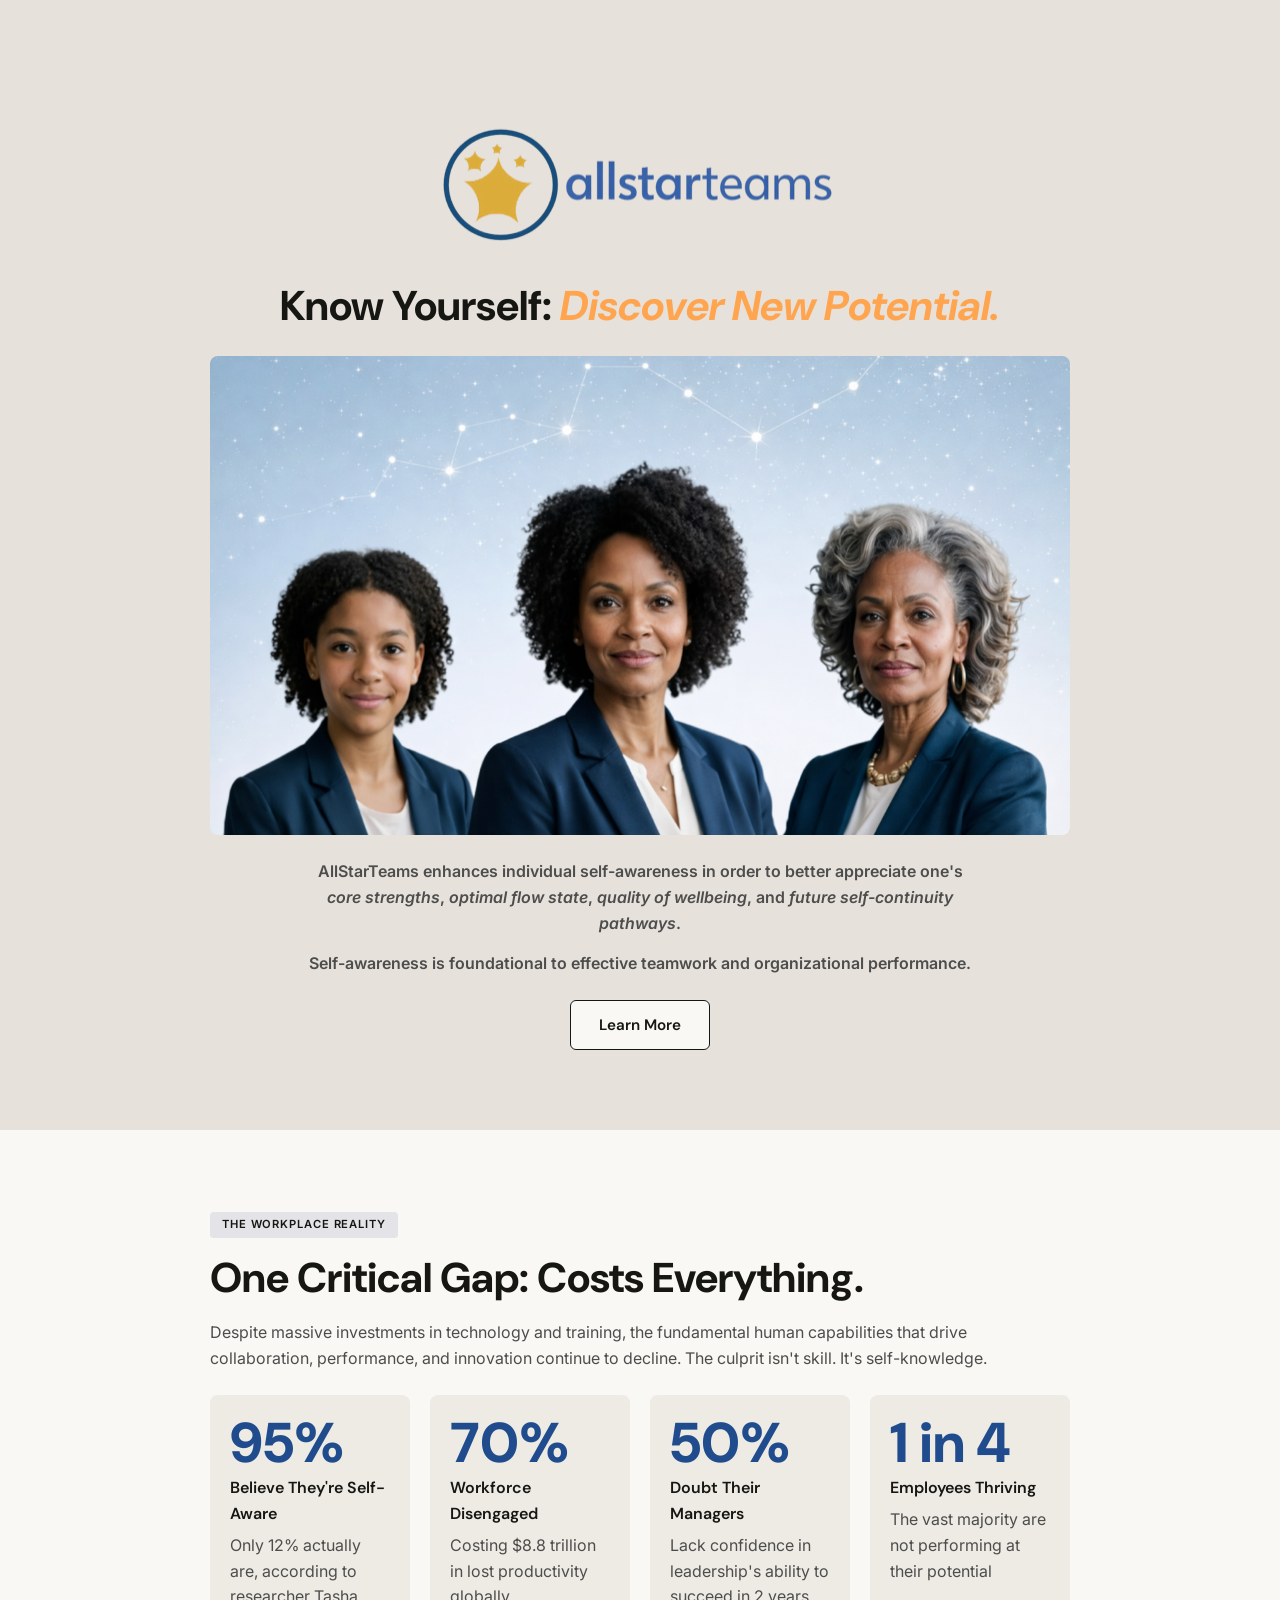
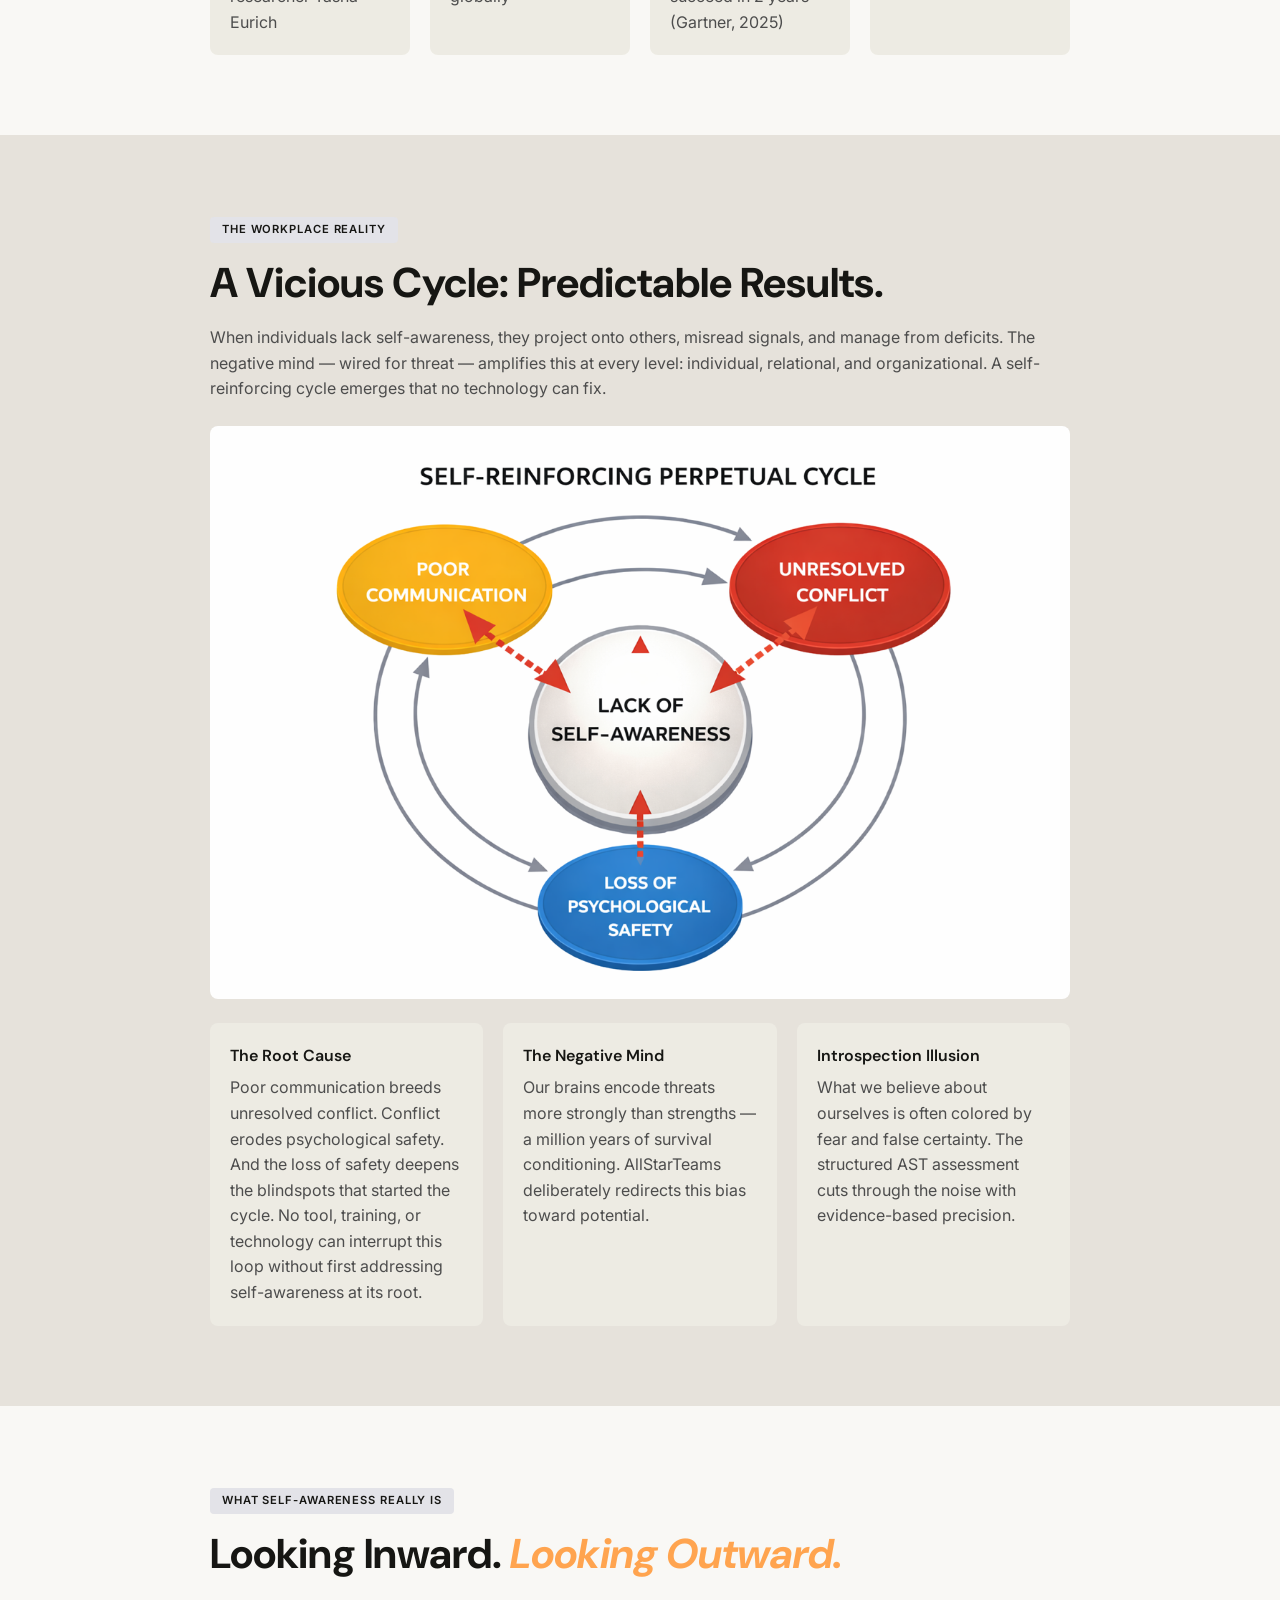
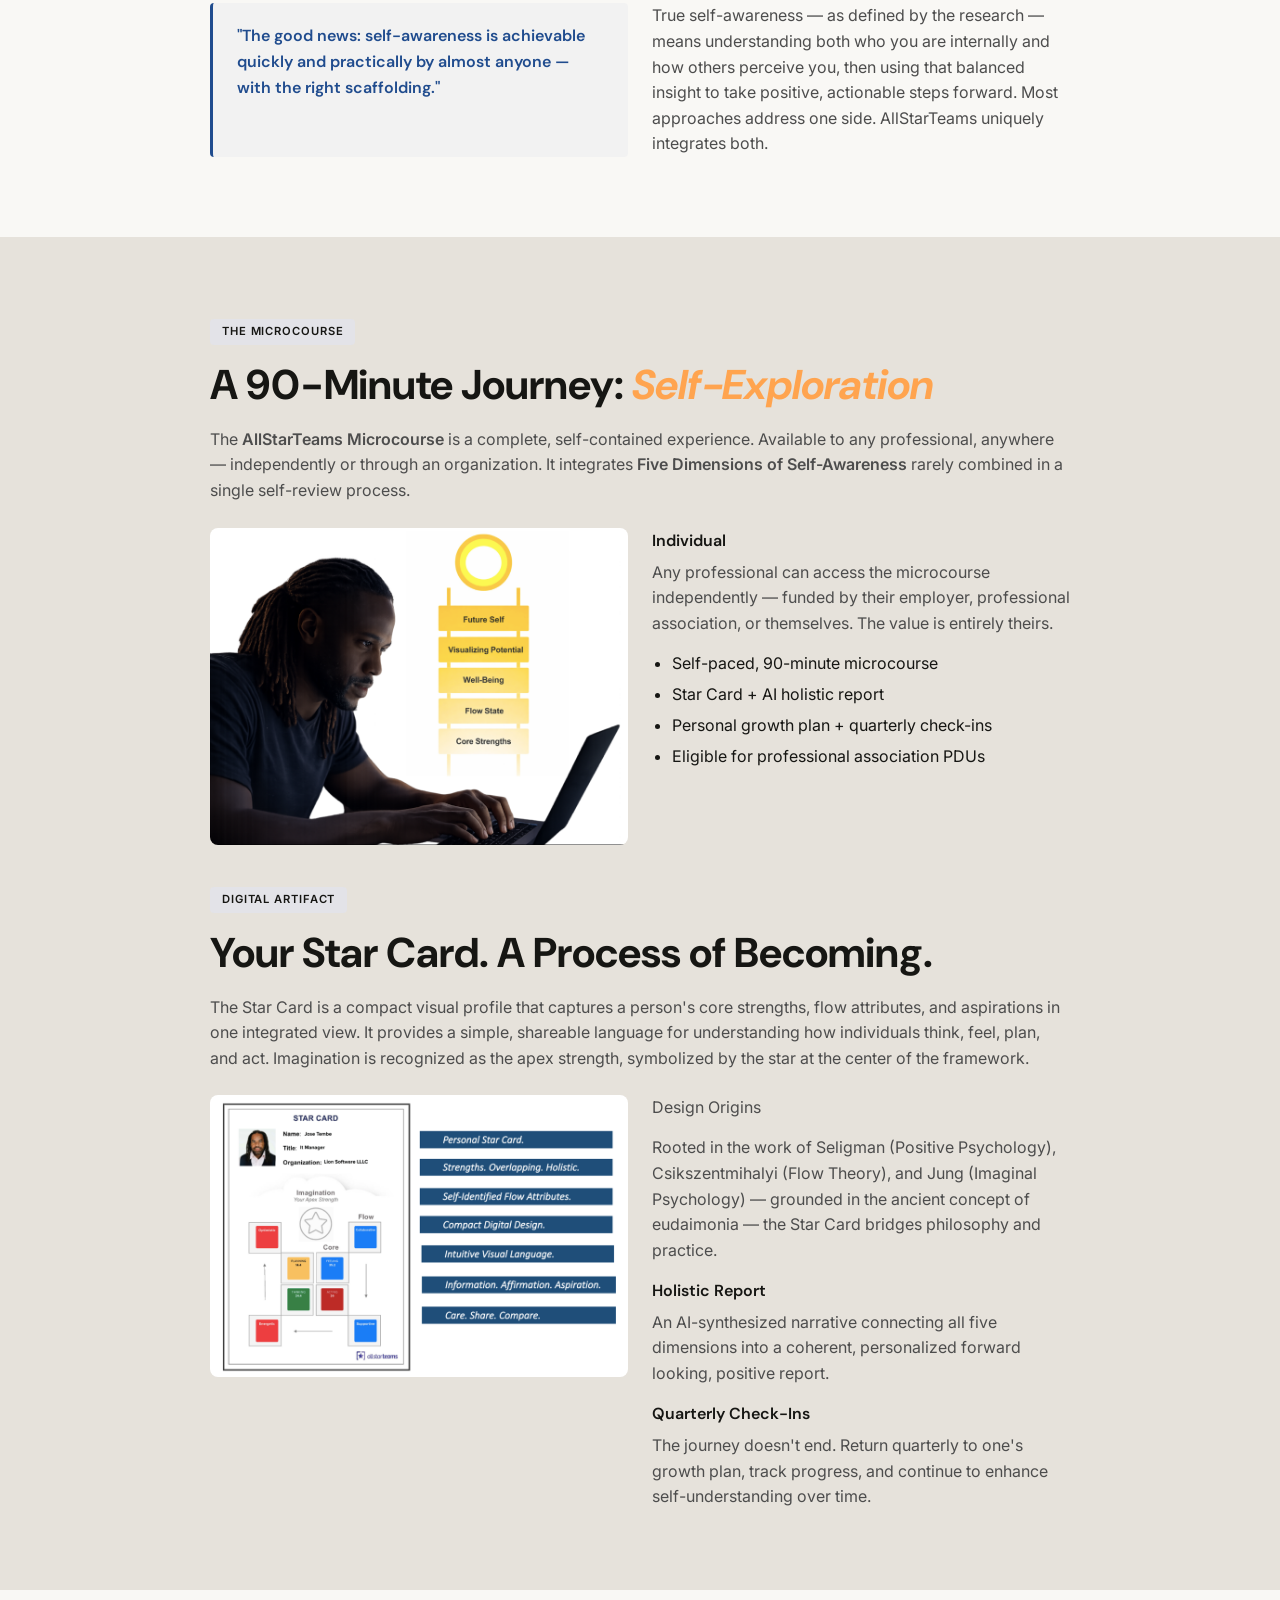
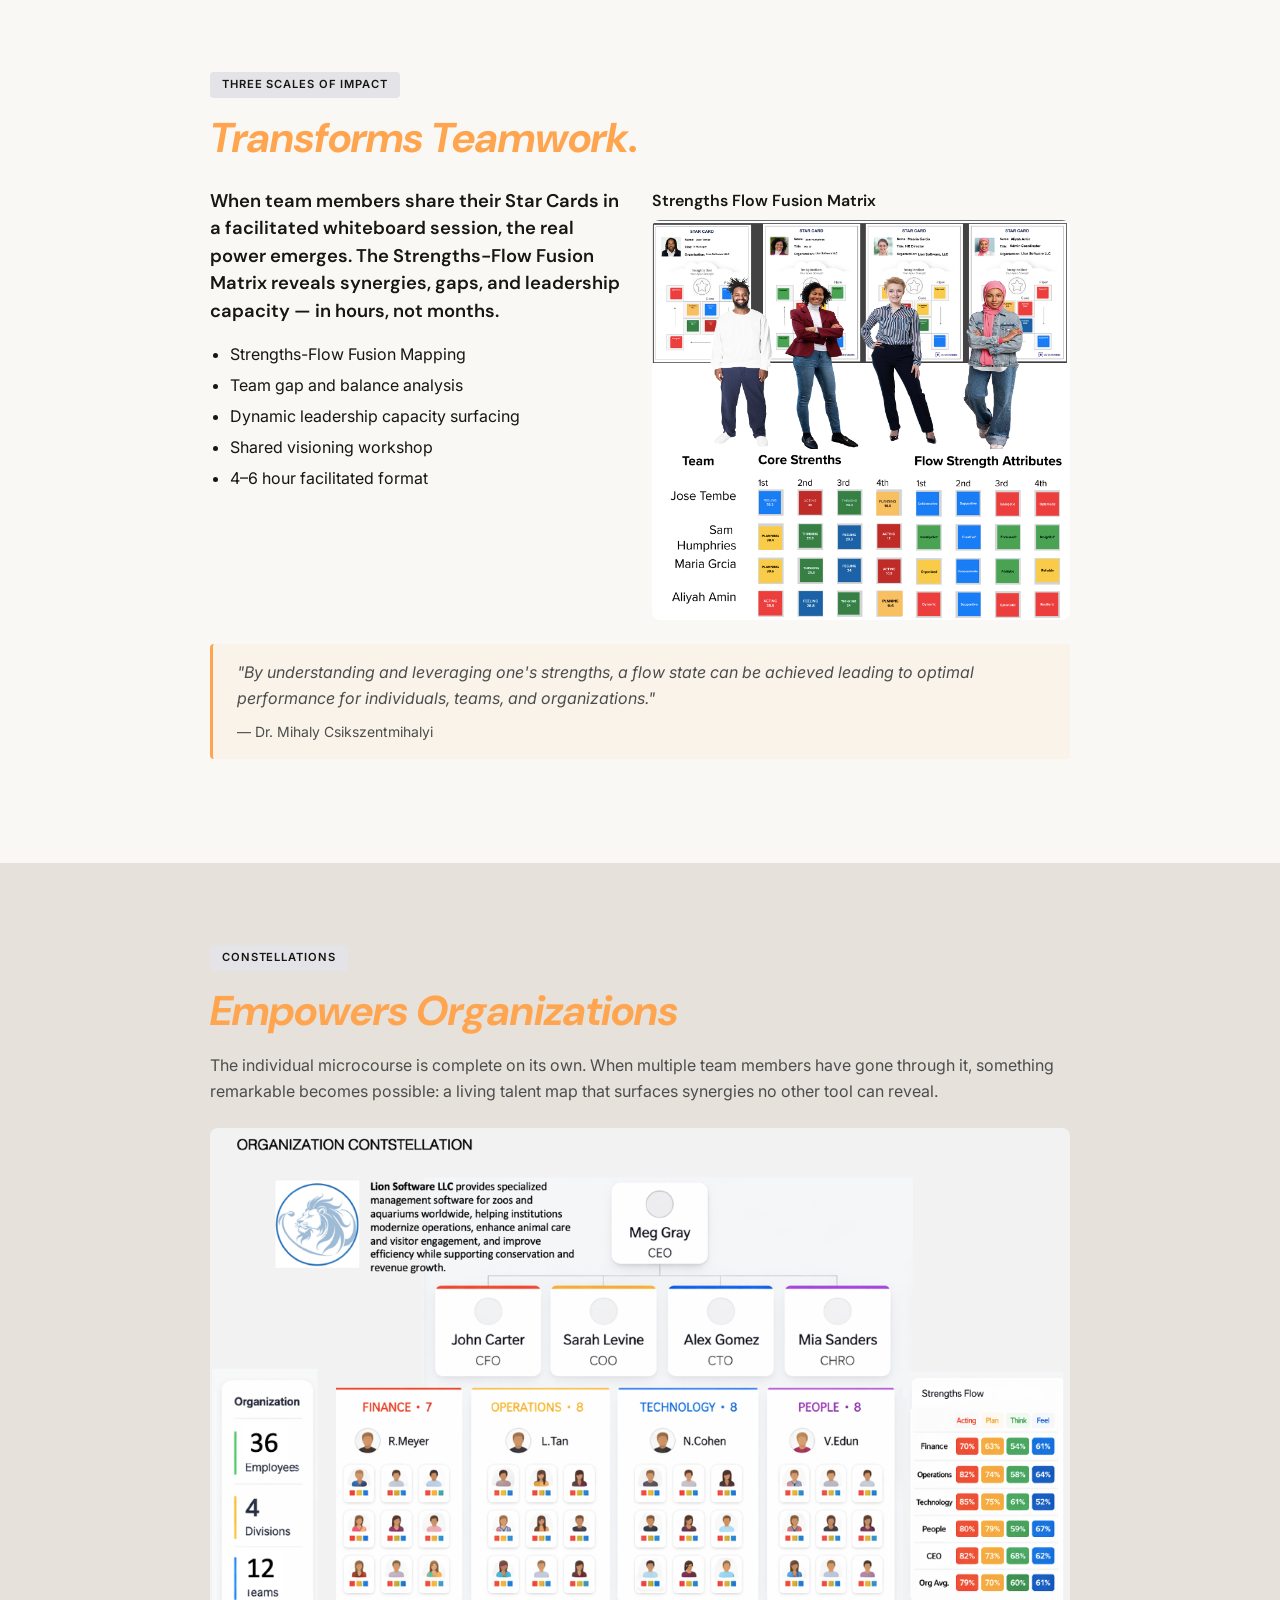
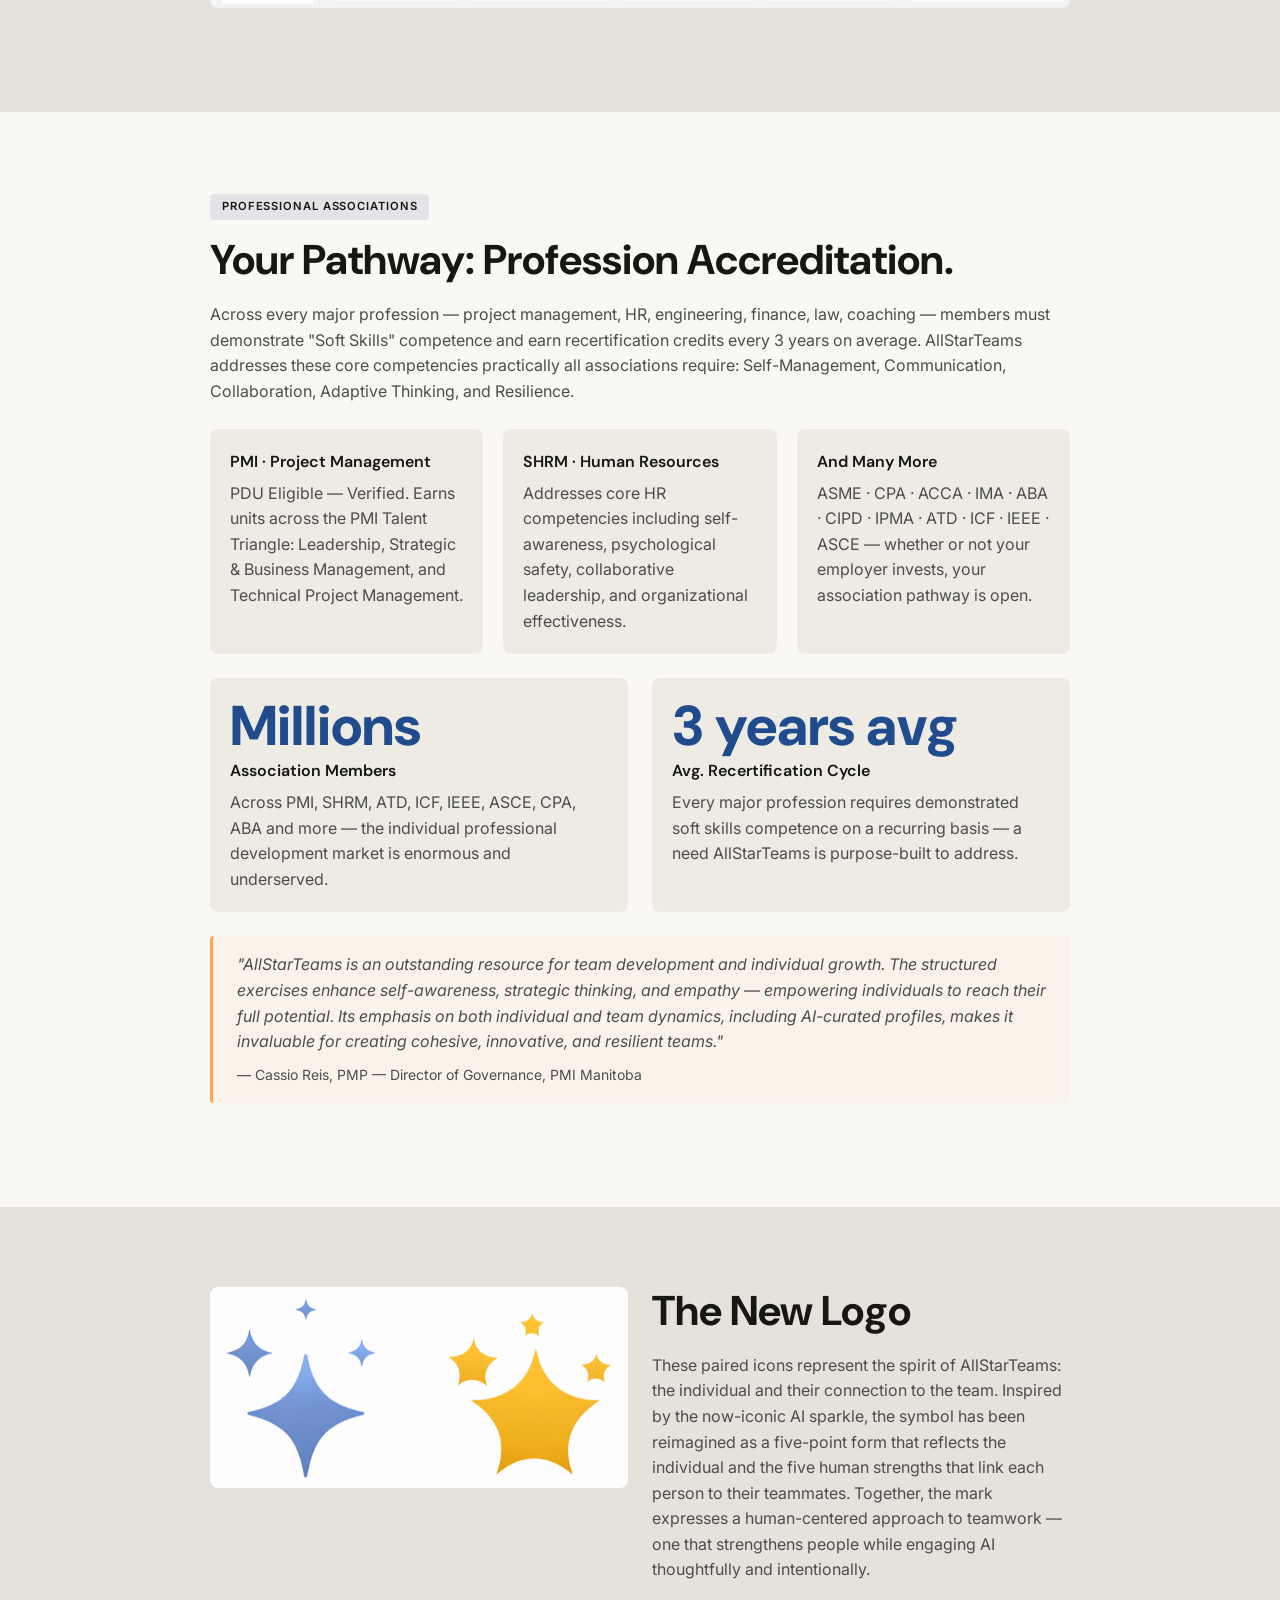
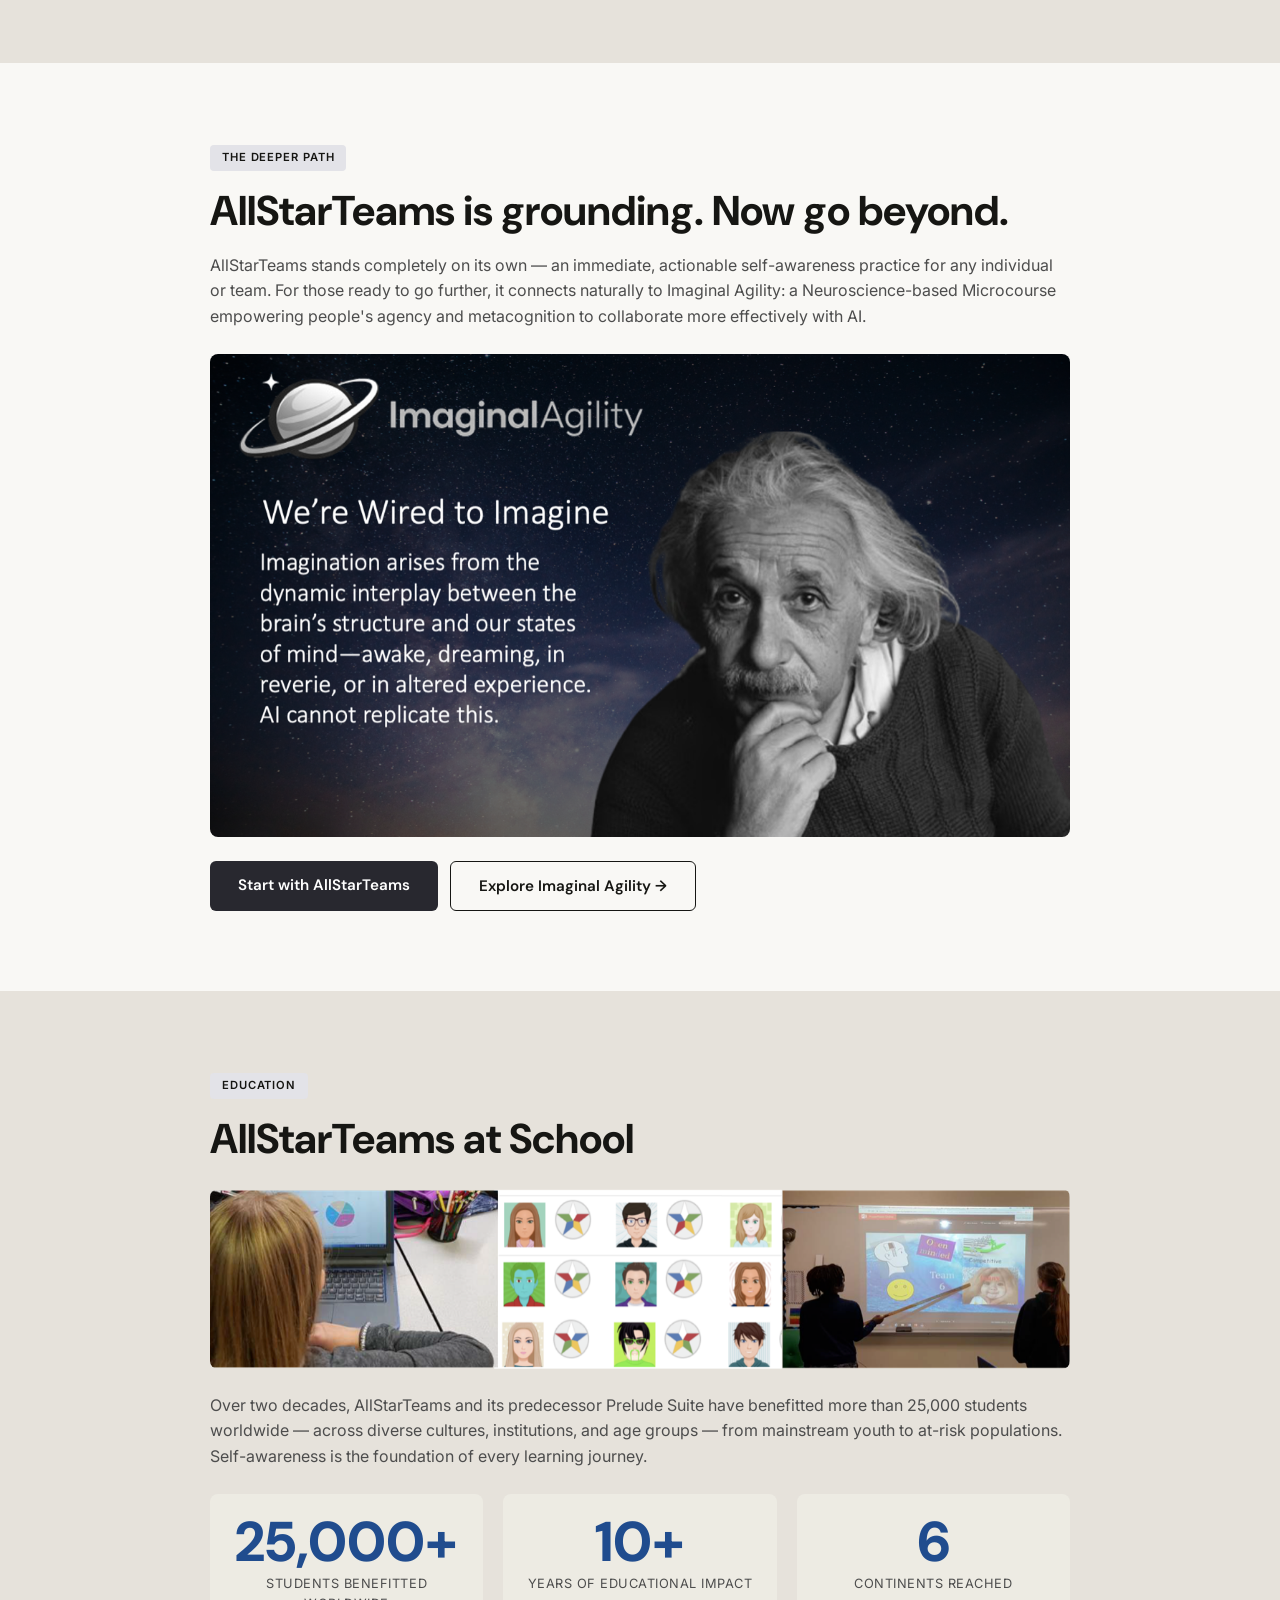
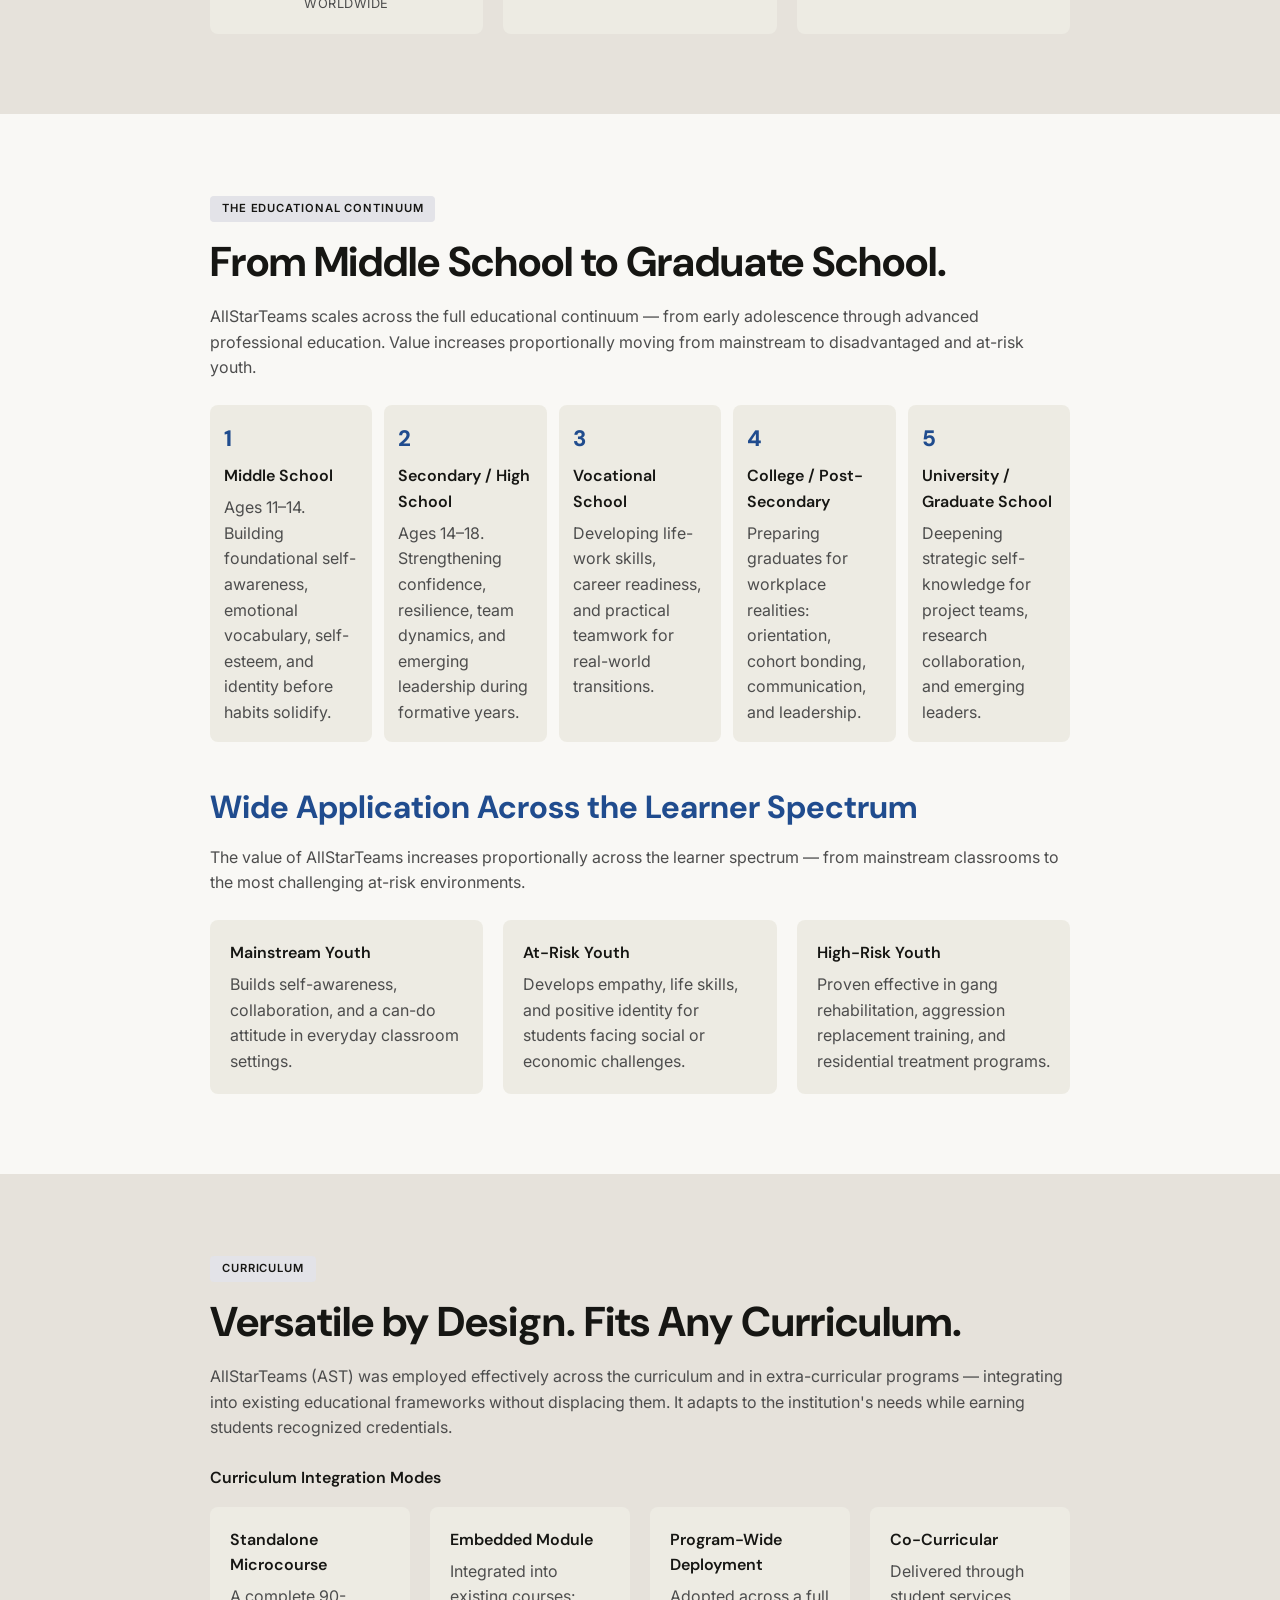
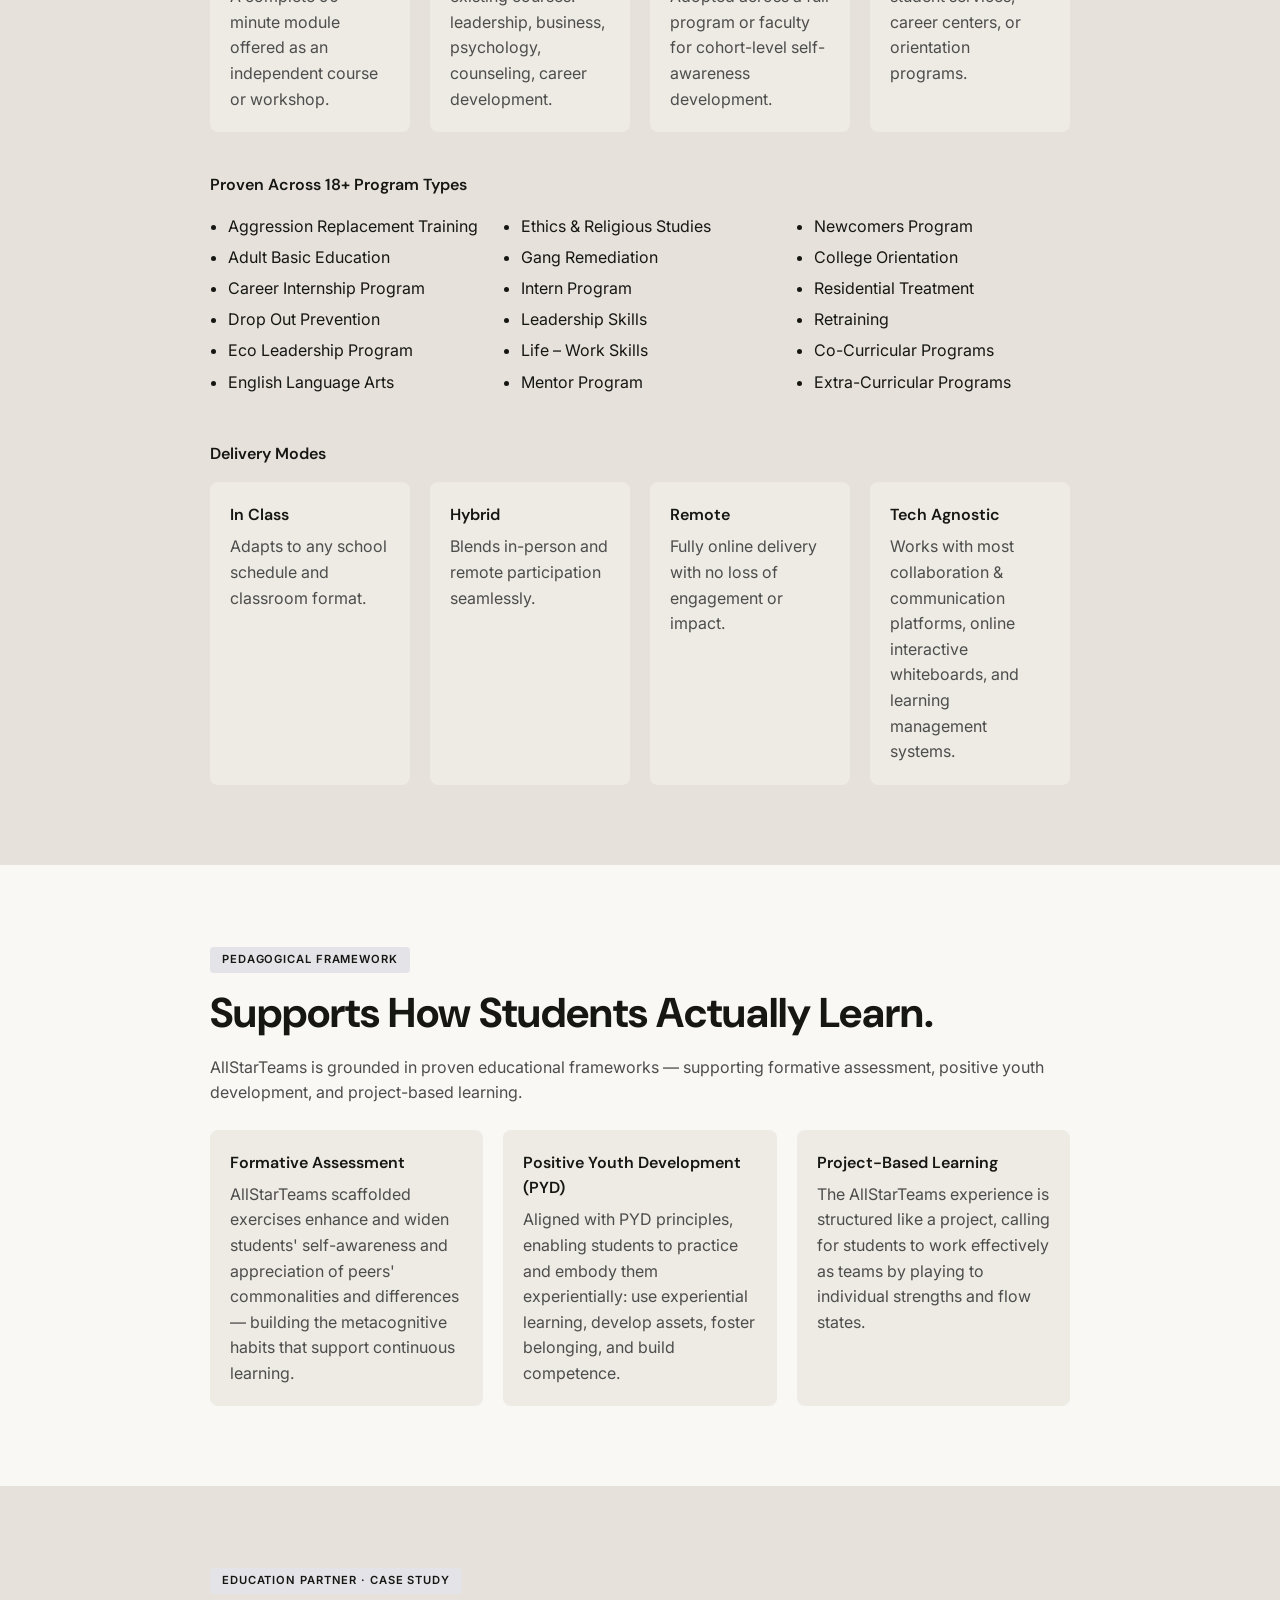
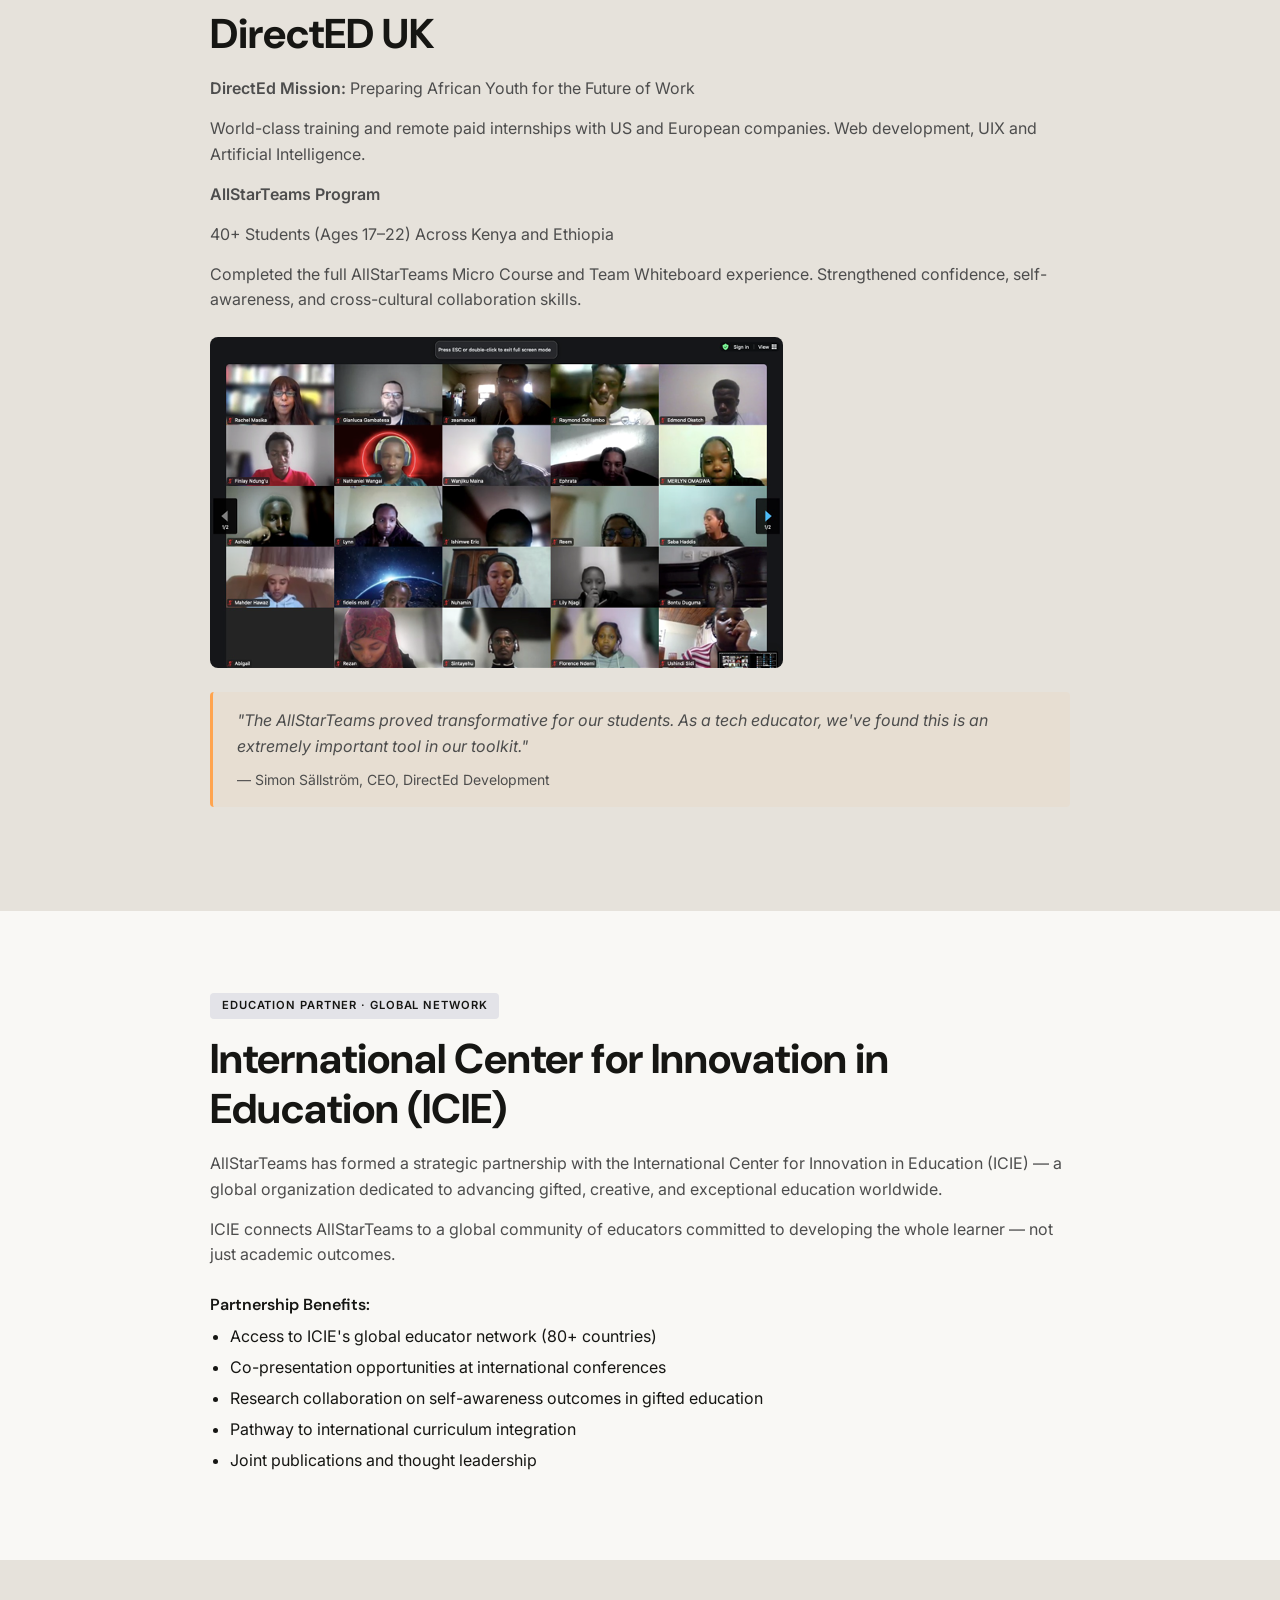
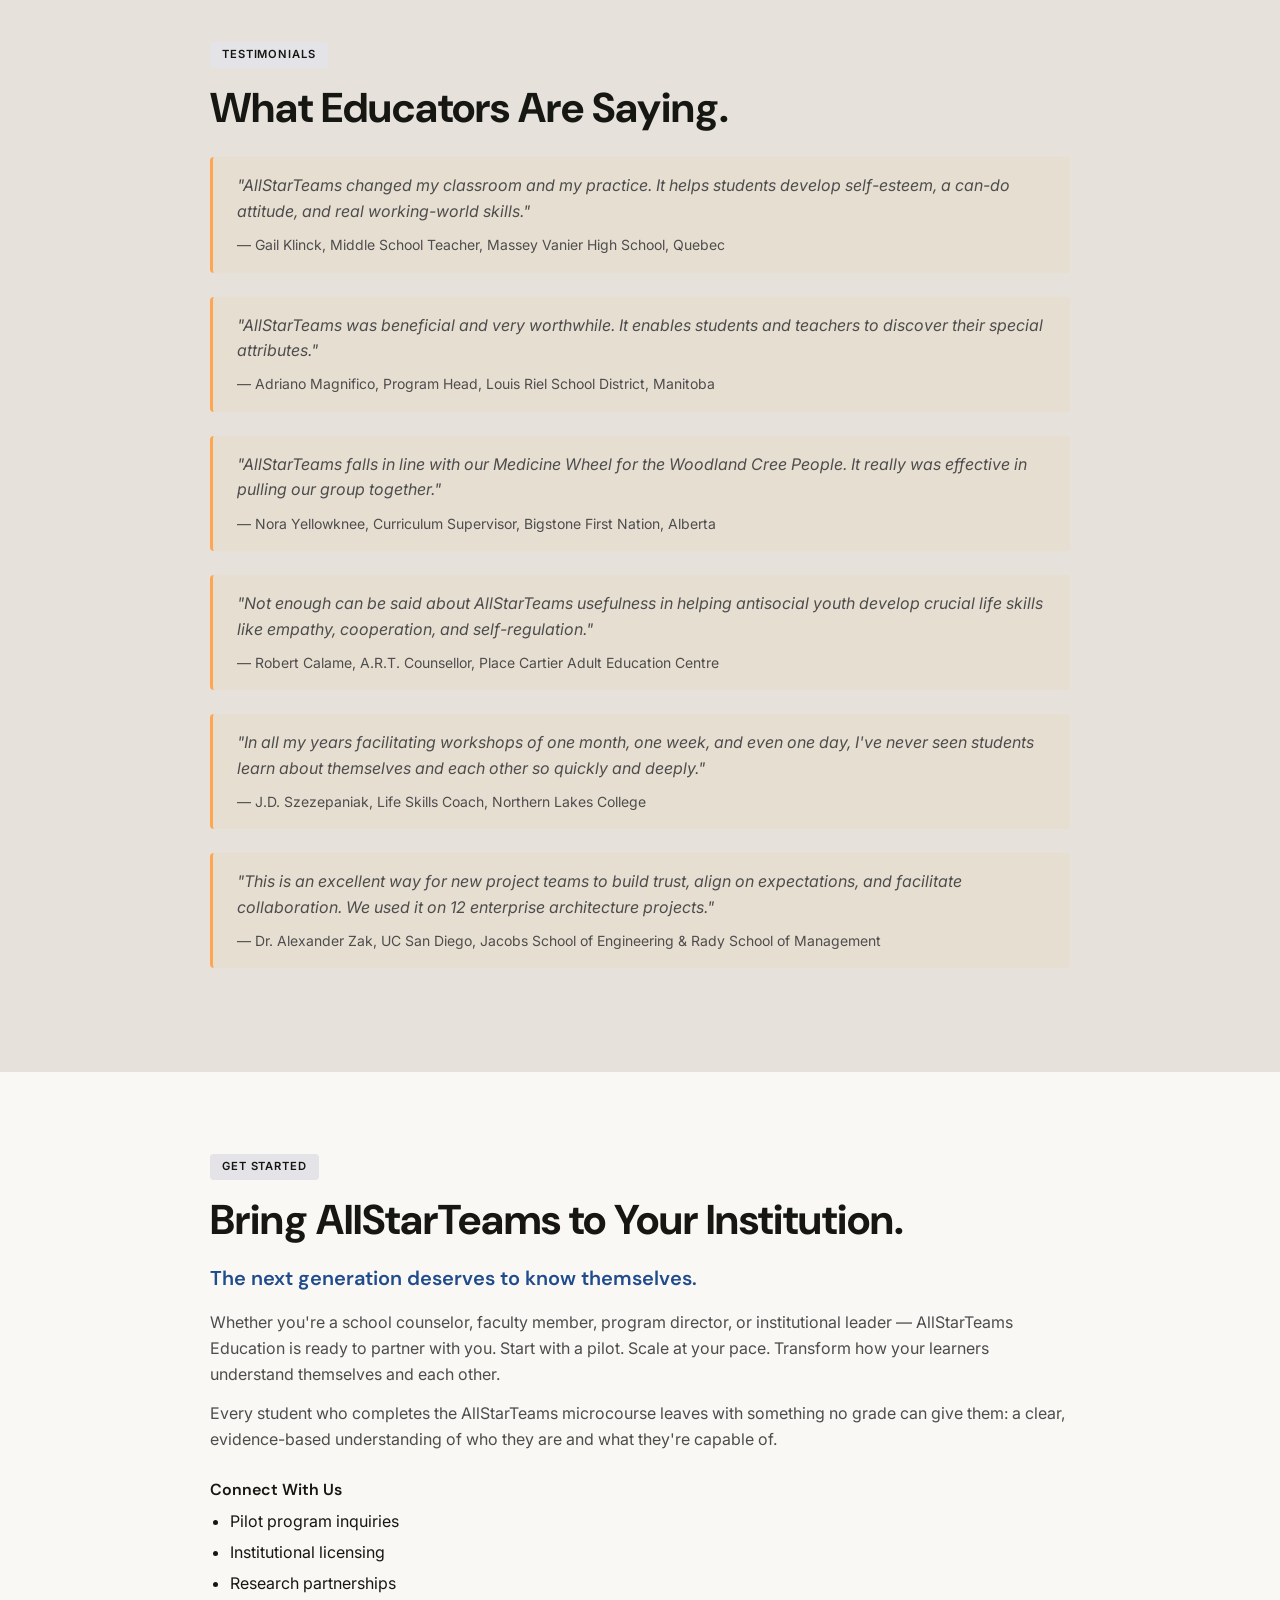
<file: index.html>
<!DOCTYPE html>
<html lang="en">
<head>
  <meta charset="UTF-8" />
  <meta name="viewport" content="width=device-width, initial-scale=1.0" />
  <title>AllStarTeams — Know Yourself. Discover New Potential.</title>
  <link rel="preconnect" href="https://fonts.googleapis.com" />
  <link rel="preconnect" href="https://fonts.gstatic.com" crossorigin />
  <link href="https://fonts.googleapis.com/css2?family=DM+Sans:wght@400;600;700;800&family=Inter:wght@300;400;500;600&display=swap" rel="stylesheet" />
  <link href="https://unpkg.com/aos@2.3.1/dist/aos.css" rel="stylesheet" />
  <link rel="stylesheet" href="style.css" />
</head>
<body>

<!-- ============================================================
     NAVBAR (commented out)
     ============================================================ -->
<!--
<nav class="navbar">
  <a href="#">
    <img src="images/new-ast-logo.png" alt="AllStarTeams" width="160" height="59" />
  </a>
</nav>
-->

<div class="page-body" style="padding-top:0;">

<!-- ============================================================
     SECTION 1 — HERO
     ============================================================ -->
<section id="hero">
  <div class="inner" style="text-align:center;">
    <img src="images/new-ast-logo.png" alt="AllStarTeams Logo"
         style="margin: 2rem auto 1.5rem; display:block;" />
    <h1 data-aos="fade-up">
      Know Yourself: <em class="accent">Discover New Potential.</em>
    </h1>
    <img src="images/3-ages-3-grces.png" alt="Three women of different ages"
         class="img-full" width="1200" height="670"
         loading="lazy" data-aos="fade-up" />
    <p data-aos="fade-up" style="font-weight:600; max-width:660px; margin:0 auto 0.9rem;">
      AllStarTeams enhances individual self-awareness in order to better appreciate
      one's <em>core strengths</em>, <em>optimal flow state</em>,
      <em>quality of wellbeing</em>, and <em>future self-continuity pathways</em>.
    </p>
    <p data-aos="fade-up" style="font-weight:600;">
      Self-awareness is foundational to effective teamwork and organizational performance.
    </p>
    <div class="btn-group" style="justify-content:center;" data-aos="fade-up">
      <a href="#" class="btn-outline">Learn More</a>
    </div>
  </div>
</section>

<!-- ============================================================
     SECTION 2 — THE WORKPLACE REALITY: STATS
     ============================================================ -->
<section id="workplace-reality">
  <div class="inner">
    <span class="label">The Workplace Reality</span>
    <h1 data-aos="fade-up">One Critical Gap: Costs Everything.</h1>
    <p data-aos="fade-up">
      Despite massive investments in technology and training, the fundamental
      human capabilities that drive collaboration, performance, and innovation
      continue to decline. The culprit isn't skill. It's self-knowledge.
    </p>
    <div class="grid-4 mt-2" data-aos="fade-up">
      <div class="card">
        <div class="stat-number">95%</div>
        <h4>Believe They're Self-Aware</h4>
        <p>Only 12% actually are, according to researcher Tasha Eurich</p>
      </div>
      <div class="card">
        <div class="stat-number">70%</div>
        <h4>Workforce Disengaged</h4>
        <p>Costing $8.8 trillion in lost productivity globally</p>
      </div>
      <div class="card">
        <div class="stat-number">50%</div>
        <h4>Doubt Their Managers</h4>
        <p>Lack confidence in leadership's ability to succeed in 2 years (Gartner, 2025)</p>
      </div>
      <div class="card">
        <div class="stat-number">1 in 4</div>
        <h4>Employees Thriving</h4>
        <p>The vast majority are not performing at their potential</p>
      </div>
    </div>
  </div>
</section>

<!-- ============================================================
     SECTION 3 — A VICIOUS CYCLE
     ============================================================ -->
<section id="vicious-cycle">
  <div class="inner">
    <span class="label">The Workplace Reality</span>
    <h1 data-aos="fade-up">A Vicious Cycle: Predictable Results.</h1>
    <p data-aos="fade-up">
      When individuals lack self-awareness, they project onto others, misread
      signals, and manage from deficits. The negative mind — wired for threat
      — amplifies this at every level: individual, relational, and
      organizational. A self-reinforcing cycle emerges that no technology can fix.
    </p>
    <img src="images/SELF-AWARENESS-GAP.png" alt="Self-Awareness Gap diagram"
         class="img-full" width="1200" height="800"
         loading="lazy" data-aos="fade-up" />
    <div class="grid-3 mt-2" data-aos="fade-up">
      <div class="card">
        <h4>The Root Cause</h4>
        <p>Poor communication breeds unresolved conflict. Conflict erodes
           psychological safety. And the loss of safety deepens the blindspots
           that started the cycle. No tool, training, or technology can interrupt
           this loop without first addressing self-awareness at its root.</p>
      </div>
      <div class="card">
        <h4>The Negative Mind</h4>
        <p>Our brains encode threats more strongly than strengths — a million
           years of survival conditioning. AllStarTeams deliberately redirects
           this bias toward potential.</p>
      </div>
      <div class="card">
        <h4>Introspection Illusion</h4>
        <p>What we believe about ourselves is often colored by fear and false
           certainty. The structured AST assessment cuts through the noise with
           evidence-based precision.</p>
      </div>
    </div>
  </div>
</section>

<!-- ============================================================
     SECTION 4 — WHAT SELF-AWARENESS REALLY IS
     ============================================================ -->
<section id="self-awareness">
  <div class="inner">
    <span class="label">What Self-Awareness Really Is</span>
    <h1 data-aos="fade-up">Looking Inward. <em class="accent">Looking Outward.</em></h1>
    <div class="grid-2 mt-2" data-aos="fade-up">
      <div class="callout">
        "The good news: self-awareness is achievable quickly and practically
        by almost anyone — with the right scaffolding."
      </div>
      <div>
        <p>True self-awareness — as defined by the research — means understanding
           both who you are internally and how others perceive you, then using that
           balanced insight to take positive, actionable steps forward. Most
           approaches address one side. AllStarTeams uniquely integrates both.</p>
      </div>
    </div>
  </div>
</section>

<!-- ============================================================
     SECTION 5 — THE MICROCOURSE + STAR CARD
     ============================================================ -->
<section id="microcourse">
  <div class="inner">
    <span class="label">The Microcourse</span>
    <h1 data-aos="fade-up">A 90-Minute Journey: <em class="accent">Self-Exploration</em></h1>
    <p data-aos="fade-up">
      The <strong>AllStarTeams Microcourse</strong> is a complete, self-contained
      experience. Available to any professional, anywhere — independently or
      through an organization. It integrates <strong>Five Dimensions of
      Self-Awareness</strong> rarely combined in a single self-review process.
    </p>

    <div class="grid-2 mt-2" data-aos="fade-up">
      <div>
        <img src="images/joes-on-laptop-star-self-assessment.png"
             alt="Professional completing the Star self-assessment on laptop"
             width="900" height="683" loading="lazy" style="border-radius:8px;" />
      </div>
      <div>
        <h4>Individual</h4>
        <p>Any professional can access the microcourse independently — funded by
           their employer, professional association, or themselves. The value is
           entirely theirs.</p>
        <ul>
          <li>Self-paced, 90-minute microcourse</li>
          <li>Star Card + AI holistic report</li>
          <li>Personal growth plan + quarterly check-ins</li>
          <li>Eligible for professional association PDUs</li>
        </ul>
      </div>
    </div>

    <!-- Star Card sub-section -->
    <div class="mt-3">
      <span class="label">Digital Artifact</span>
      <h1 data-aos="fade-up">Your Star Card. A Process of Becoming.</h1>
      <p data-aos="fade-up">
        The Star Card is a compact visual profile that captures a person's core
        strengths, flow attributes, and aspirations in one integrated view. It
        provides a simple, shareable language for understanding how individuals
        think, feel, plan, and act. Imagination is recognized as the apex
        strength, symbolized by the star at the center of the framework.
      </p>
      <div class="grid-2 mt-2" data-aos="fade-up">
        <div>
          <img src="images/star-card-design.png" alt="Star Card design"
               width="900" height="608" loading="lazy" style="border-radius:8px;" />
        </div>
        <div>
          <p>Design Origins</p>
          <p>Rooted in the work of Seligman (Positive Psychology),
             Csikszentmihalyi (Flow Theory), and Jung (Imaginal Psychology)
             — grounded in the ancient concept of eudaimonia — the Star Card
             bridges philosophy and practice.</p>
          <h4>Holistic Report</h4>
          <p>An AI-synthesized narrative connecting all five dimensions into a
             coherent, personalized forward looking, positive report.</p>
          <h4>Quarterly Check-Ins</h4>
          <p>The journey doesn't end. Return quarterly to one's growth plan,
             track progress, and continue to enhance self-understanding over time.</p>
        </div>
      </div>
    </div>
  </div>
</section>

<!-- ============================================================
     SECTION 6 — TRANSFORMS TEAMWORK
     ============================================================ -->
<section id="teamwork">
  <div class="inner">
    <span class="label">Three Scales of Impact</span>
    <h1 data-aos="fade-up"><em class="accent">Transforms Teamwork.</em></h1>
    <div class="grid-2 mt-2" data-aos="fade-up">
      <div>
        <p class="pull-quote">
          When team members share their Star Cards in a facilitated whiteboard
          session, the real power emerges. The Strengths-Flow Fusion Matrix
          reveals synergies, gaps, and leadership capacity — in hours, not months.
        </p>
        <ul>
          <li>Strengths-Flow Fusion Mapping</li>
          <li>Team gap and balance analysis</li>
          <li>Dynamic leadership capacity surfacing</li>
          <li>Shared visioning workshop</li>
          <li>4–6 hour facilitated format</li>
        </ul>
      </div>
      <div>
        <h4>Strengths Flow Fusion Matrix</h4>
        <img src="images/team-lion-star-cards-strengths-flow-fusion.png"
             alt="Team Lion Star Cards Strengths Flow Fusion Matrix"
             width="715" height="685" loading="lazy" style="border-radius:8px;" />
      </div>
    </div>
    <blockquote data-aos="fade-up">
      "By understanding and leveraging one's strengths, a flow state can be
      achieved leading to optimal performance for individuals, teams, and
      organizations."
      <cite>— Dr. Mihaly Csikszentmihalyi</cite>
    </blockquote>
  </div>
</section>

<!-- ============================================================
     SECTION 7 — EMPOWERS ORGANIZATIONS
     ============================================================ -->
<section id="organizations">
  <div class="inner">
    <span class="label">Constellations</span>
    <h1 data-aos="fade-up"><em class="accent">Empowers Organizations</em></h1>
    <p data-aos="fade-up">
      The individual microcourse is complete on its own. When multiple team
      members have gone through it, something remarkable becomes possible: a
      living talent map that surfaces synergies no other tool can reveal.
    </p>
    <img src="images/ORGANIZATION-CONSTELLATION.png"
         alt="Organization Constellation talent map"
         class="img-full" width="1200" height="670"
         loading="lazy" data-aos="fade-up" />
  </div>
</section>

<!-- ============================================================
     SECTION 8 — PROFESSIONAL ASSOCIATIONS
     ============================================================ -->
<section id="professional-associations">
  <div class="inner">
    <span class="label">Professional Associations</span>
    <h1 data-aos="fade-up">Your Pathway: Profession Accreditation.</h1>
    <p data-aos="fade-up">
      Across every major profession — project management, HR, engineering,
      finance, law, coaching — members must demonstrate "Soft Skills" competence
      and earn recertification credits every 3 years on average. AllStarTeams
      addresses these core competencies practically all associations require:
      Self-Management, Communication, Collaboration, Adaptive Thinking, and Resilience.
    </p>

    <div class="grid-3 mt-2" data-aos="fade-up">
      <div class="card">
        <h4>PMI · Project Management</h4>
        <p>PDU Eligible — Verified. Earns units across the PMI Talent Triangle:
           Leadership, Strategic &amp; Business Management, and Technical Project
           Management.</p>
      </div>
      <div class="card">
        <h4>SHRM · Human Resources</h4>
        <p>Addresses core HR competencies including self-awareness, psychological
           safety, collaborative leadership, and organizational effectiveness.</p>
      </div>
      <div class="card">
        <h4>And Many More</h4>
        <p>ASME · CPA · ACCA · IMA · ABA · CIPD · IPMA · ATD · ICF · IEEE · ASCE
           — whether or not your employer invests, your association pathway is open.</p>
      </div>
    </div>

    <div class="grid-2 mt-2" data-aos="fade-up">
      <div class="card">
        <div class="stat-number">Millions</div>
        <h4>Association Members</h4>
        <p>Across PMI, SHRM, ATD, ICF, IEEE, ASCE, CPA, ABA and more — the
           individual professional development market is enormous and underserved.</p>
      </div>
      <div class="card">
        <div class="stat-number">3 years avg</div>
        <h4>Avg. Recertification Cycle</h4>
        <p>Every major profession requires demonstrated soft skills competence on
           a recurring basis — a need AllStarTeams is purpose-built to address.</p>
      </div>
    </div>

    <blockquote data-aos="fade-up">
      "AllStarTeams is an outstanding resource for team development and individual
      growth. The structured exercises enhance self-awareness, strategic thinking,
      and empathy — empowering individuals to reach their full potential. Its
      emphasis on both individual and team dynamics, including AI-curated profiles,
      makes it invaluable for creating cohesive, innovative, and resilient teams."
      <cite>— Cassio Reis, PMP — Director of Governance, PMI Manitoba</cite>
    </blockquote>
  </div>
</section>

<!-- ============================================================
     SECTION 9 — THE NEW LOGO
     ============================================================ -->
<section id="new-logo">
  <div class="inner">
    <div class="grid-2" data-aos="fade-up">
      <div>
        <img src="images/2-icons-ai-ast.png" alt="AllStarTeams paired icons"
             width="600" height="290" loading="lazy" style="border-radius:8px;" />
      </div>
      <div>
        <h1>The New Logo</h1>
        <p>These paired icons represent the spirit of AllStarTeams: the individual
           and their connection to the team. Inspired by the now-iconic AI sparkle,
           the symbol has been reimagined as a five-point form that reflects the
           individual and the five human strengths that link each person to their
           teammates. Together, the mark expresses a human-centered approach to
           teamwork — one that strengthens people while engaging AI thoughtfully
           and intentionally.</p>
      </div>
    </div>
  </div>
</section>

<!-- ============================================================
     SECTION 10 — THE DEEPER PATH
     ============================================================ -->
<section id="deeper-path">
  <div class="inner">
    <span class="label">The Deeper Path</span>
    <h1 data-aos="fade-up">AllStarTeams is grounding. Now go beyond.</h1>
    <p data-aos="fade-up">
      AllStarTeams stands completely on its own — an immediate, actionable
      self-awareness practice for any individual or team. For those ready to go
      further, it connects naturally to Imaginal Agility: a Neuroscience-based
      Microcourse empowering people's agency and metacognition to collaborate
      more effectively with AI.
    </p>
    <img src="images/wired-to-imagine.png" alt="Wired to Imagine"
         class="img-full" width="1200" height="674"
         loading="lazy" data-aos="fade-up" />
    <div class="btn-group" data-aos="fade-up">
      <a href="#" class="btn-solid">Start with AllStarTeams</a>
      <a href="https://ImaginalAgility.com" class="btn-outline" target="_blank" rel="noopener">Explore Imaginal Agility →</a>
    </div>
  </div>
</section>

<!-- ============================================================
     SECTION 11 — ALLSTARTEAMS AT SCHOOL
     ============================================================ -->
<section id="education">
  <div class="inner">
    <span class="label">Education</span>
    <h1 data-aos="fade-up">AllStarTeams at School</h1>
    <img src="images/Picture1.png" alt="AllStarTeams education banner"
         class="img-full" width="1200" height="251"
         loading="lazy" data-aos="fade-up" />
    <p data-aos="fade-up">
      Over two decades, AllStarTeams and its predecessor Prelude Suite have
      benefitted more than 25,000 students worldwide — across diverse cultures,
      institutions, and age groups — from mainstream youth to at-risk populations.
      Self-awareness is the foundation of every learning journey.
    </p>
    <div class="grid-3 mt-2" data-aos="fade-up">
      <div class="card" style="text-align:center;">
        <div class="stat-number">25,000+</div>
        <div class="stat-label">Students Benefitted Worldwide</div>
      </div>
      <div class="card" style="text-align:center;">
        <div class="stat-number">10+</div>
        <div class="stat-label">Years of Educational Impact</div>
      </div>
      <div class="card" style="text-align:center;">
        <div class="stat-number">6</div>
        <div class="stat-label">Continents Reached</div>
      </div>
    </div>
  </div>
</section>

<!-- ============================================================
     SECTION 12 — EDUCATIONAL CONTINUUM
     ============================================================ -->
<section id="educational-continuum">
  <div class="inner">
    <span class="label">The Educational Continuum</span>
    <h1 data-aos="fade-up">From Middle School to Graduate School.</h1>
    <p data-aos="fade-up">
      AllStarTeams scales across the full educational continuum — from early
      adolescence through advanced professional education. Value increases
      proportionally moving from mainstream to disadvantaged and at-risk youth.
    </p>

    <div class="continuum mt-2" data-aos="fade-up">
      <div class="continuum-step">
        <h4>Middle School</h4>
        <p>Ages 11–14. Building foundational self-awareness, emotional vocabulary,
           self-esteem, and identity before habits solidify.</p>
      </div>
      <div class="continuum-step">
        <h4>Secondary / High School</h4>
        <p>Ages 14–18. Strengthening confidence, resilience, team dynamics, and
           emerging leadership during formative years.</p>
      </div>
      <div class="continuum-step">
        <h4>Vocational School</h4>
        <p>Developing life-work skills, career readiness, and practical teamwork
           for real-world transitions.</p>
      </div>
      <div class="continuum-step">
        <h4>College / Post-Secondary</h4>
        <p>Preparing graduates for workplace realities: orientation, cohort bonding,
           communication, and leadership.</p>
      </div>
      <div class="continuum-step">
        <h4>University / Graduate School</h4>
        <p>Deepening strategic self-knowledge for project teams, research
           collaboration, and emerging leaders.</p>
      </div>
    </div>

    <h2 class="mt-3" data-aos="fade-up">Wide Application Across the Learner Spectrum</h2>
    <p data-aos="fade-up">
      The value of AllStarTeams increases proportionally across the learner spectrum
      — from mainstream classrooms to the most challenging at-risk environments.
    </p>
    <div class="grid-3 mt-2" data-aos="fade-up">
      <div class="card">
        <h4>Mainstream Youth</h4>
        <p>Builds self-awareness, collaboration, and a can-do attitude in everyday
           classroom settings.</p>
      </div>
      <div class="card">
        <h4>At-Risk Youth</h4>
        <p>Develops empathy, life skills, and positive identity for students facing
           social or economic challenges.</p>
      </div>
      <div class="card">
        <h4>High-Risk Youth</h4>
        <p>Proven effective in gang rehabilitation, aggression replacement training,
           and residential treatment programs.</p>
      </div>
    </div>
  </div>
</section>

<!-- ============================================================
     SECTION 13 — CURRICULUM
     ============================================================ -->
<section id="curriculum">
  <div class="inner">
    <span class="label">Curriculum</span>
    <h1 data-aos="fade-up">Versatile by Design. Fits Any Curriculum.</h1>
    <p data-aos="fade-up">
      AllStarTeams (AST) was employed effectively across the curriculum and in
      extra-curricular programs — integrating into existing educational frameworks
      without displacing them. It adapts to the institution's needs while earning
      students recognized credentials.
    </p>

    <h4 class="mt-2">Curriculum Integration Modes</h4>
    <div class="grid-4 mt-1" data-aos="fade-up">
      <div class="card">
        <h4>Standalone Microcourse</h4>
        <p>A complete 90-minute module offered as an independent course or workshop.</p>
      </div>
      <div class="card">
        <h4>Embedded Module</h4>
        <p>Integrated into existing courses: leadership, business, psychology,
           counseling, career development.</p>
      </div>
      <div class="card">
        <h4>Program-Wide Deployment</h4>
        <p>Adopted across a full program or faculty for cohort-level self-awareness
           development.</p>
      </div>
      <div class="card">
        <h4>Co-Curricular</h4>
        <p>Delivered through student services, career centers, or orientation programs.</p>
      </div>
    </div>

    <h4 class="mt-3">Proven Across 18+ Program Types</h4>
    <div class="col-bullets mt-1" data-aos="fade-up">
      <ul>
        <li>Aggression Replacement Training</li>
        <li>Adult Basic Education</li>
        <li>Career Internship Program</li>
        <li>Drop Out Prevention</li>
        <li>Eco Leadership Program</li>
        <li>English Language Arts</li>
      </ul>
      <ul>
        <li>Ethics &amp; Religious Studies</li>
        <li>Gang Remediation</li>
        <li>Intern Program</li>
        <li>Leadership Skills</li>
        <li>Life – Work Skills</li>
        <li>Mentor Program</li>
      </ul>
      <ul>
        <li>Newcomers Program</li>
        <li>College Orientation</li>
        <li>Residential Treatment</li>
        <li>Retraining</li>
        <li>Co-Curricular Programs</li>
        <li>Extra-Curricular Programs</li>
      </ul>
    </div>

    <h4 class="mt-3">Delivery Modes</h4>
    <div class="grid-4 mt-1" data-aos="fade-up">
      <div class="card">
        <h4>In Class</h4>
        <p>Adapts to any school schedule and classroom format.</p>
      </div>
      <div class="card">
        <h4>Hybrid</h4>
        <p>Blends in-person and remote participation seamlessly.</p>
      </div>
      <div class="card">
        <h4>Remote</h4>
        <p>Fully online delivery with no loss of engagement or impact.</p>
      </div>
      <div class="card">
        <h4>Tech Agnostic</h4>
        <p>Works with most collaboration &amp; communication platforms, online
           interactive whiteboards, and learning management systems.</p>
      </div>
    </div>
  </div>
</section>

<!-- ============================================================
     SECTION 14 — PEDAGOGICAL FRAMEWORK
     ============================================================ -->
<section id="pedagogy">
  <div class="inner">
    <span class="label">Pedagogical Framework</span>
    <h1 data-aos="fade-up">Supports How Students Actually Learn.</h1>
    <p data-aos="fade-up">
      AllStarTeams is grounded in proven educational frameworks — supporting
      formative assessment, positive youth development, and project-based learning.
    </p>
    <div class="grid-3 mt-2" data-aos="fade-up">
      <div class="card">
        <h4>Formative Assessment</h4>
        <p>AllStarTeams scaffolded exercises enhance and widen students' self-awareness
           and appreciation of peers' commonalities and differences — building the
           metacognitive habits that support continuous learning.</p>
      </div>
      <div class="card">
        <h4>Positive Youth Development (PYD)</h4>
        <p>Aligned with PYD principles, enabling students to practice and embody
           them experientially: use experiential learning, develop assets, foster
           belonging, and build competence.</p>
      </div>
      <div class="card">
        <h4>Project-Based Learning</h4>
        <p>The AllStarTeams experience is structured like a project, calling for
           students to work effectively as teams by playing to individual strengths
           and flow states.</p>
      </div>
    </div>
  </div>
</section>

<!-- ============================================================
     SECTION 15 — CASE STUDY: DirectED UK
     ============================================================ -->
<section id="directed-uk">
  <div class="inner">
    <span class="label">Education Partner · Case Study</span>
    <h1 data-aos="fade-up">DirectED UK</h1>
    <p data-aos="fade-up"><strong>DirectEd Mission:</strong> Preparing African Youth for the Future of Work</p>
    <p data-aos="fade-up">
      World-class training and remote paid internships with US and European companies.
      Web development, UIX and Artificial Intelligence.
    </p>
    <p data-aos="fade-up"><strong>AllStarTeams Program</strong></p>
    <p data-aos="fade-up">40+ Students (Ages 17–22) Across Kenya and Ethiopia</p>
    <p data-aos="fade-up">
      Completed the full AllStarTeams Micro Course and Team Whiteboard experience.
      Strengthened confidence, self-awareness, and cross-cultural collaboration skills.
    </p>
    <img src="images/Picture8.png" alt="DirectED case study students"
         width="573" height="331" loading="lazy"
         style="border-radius:8px; margin:1.5rem 0;" data-aos="fade-up" />
    <blockquote data-aos="fade-up">
      "The AllStarTeams proved transformative for our students. As a tech educator,
      we've found this is an extremely important tool in our toolkit."
      <cite>— Simon Sällström, CEO, DirectEd Development</cite>
    </blockquote>
  </div>
</section>

<!-- ============================================================
     SECTION 16 — PARTNERSHIP: ICIE
     ============================================================ -->
<section id="icie">
  <div class="inner">
    <span class="label">Education Partner · Global Network</span>
    <h1 data-aos="fade-up">International Center for Innovation in Education (ICIE)</h1>
    <p data-aos="fade-up">
      AllStarTeams has formed a strategic partnership with the International Center
      for Innovation in Education (ICIE) — a global organization dedicated to
      advancing gifted, creative, and exceptional education worldwide.
    </p>
    <p data-aos="fade-up">
      ICIE connects AllStarTeams to a global community of educators committed to
      developing the whole learner — not just academic outcomes.
    </p>
    <h4 class="mt-2">Partnership Benefits:</h4>
    <ul data-aos="fade-up">
      <li>Access to ICIE's global educator network (80+ countries)</li>
      <li>Co-presentation opportunities at international conferences</li>
      <li>Research collaboration on self-awareness outcomes in gifted education</li>
      <li>Pathway to international curriculum integration</li>
      <li>Joint publications and thought leadership</li>
    </ul>
  </div>
</section>

<!-- ============================================================
     SECTION 17 — TESTIMONIALS
     ============================================================ -->
<section id="testimonials">
  <div class="inner">
    <span class="label">Testimonials</span>
    <h1 data-aos="fade-up">What Educators Are Saying.</h1>

    <blockquote data-aos="fade-up">
      "AllStarTeams changed my classroom and my practice. It helps students develop
      self-esteem, a can-do attitude, and real working-world skills."
      <cite>— Gail Klinck, Middle School Teacher, Massey Vanier High School, Quebec</cite>
    </blockquote>

    <blockquote data-aos="fade-up">
      "AllStarTeams was beneficial and very worthwhile. It enables students and
      teachers to discover their special attributes."
      <cite>— Adriano Magnifico, Program Head, Louis Riel School District, Manitoba</cite>
    </blockquote>

    <blockquote data-aos="fade-up">
      "AllStarTeams falls in line with our Medicine Wheel for the Woodland Cree People.
      It really was effective in pulling our group together."
      <cite>— Nora Yellowknee, Curriculum Supervisor, Bigstone First Nation, Alberta</cite>
    </blockquote>

    <blockquote data-aos="fade-up">
      "Not enough can be said about AllStarTeams usefulness in helping antisocial youth
      develop crucial life skills like empathy, cooperation, and self-regulation."
      <cite>— Robert Calame, A.R.T. Counsellor, Place Cartier Adult Education Centre</cite>
    </blockquote>

    <blockquote data-aos="fade-up">
      "In all my years facilitating workshops of one month, one week, and even one day,
      I've never seen students learn about themselves and each other so quickly and deeply."
      <cite>— J.D. Szezepaniak, Life Skills Coach, Northern Lakes College</cite>
    </blockquote>

    <blockquote data-aos="fade-up">
      "This is an excellent way for new project teams to build trust, align on
      expectations, and facilitate collaboration. We used it on 12 enterprise
      architecture projects."
      <cite>— Dr. Alexander Zak, UC San Diego, Jacobs School of Engineering &amp; Rady School of Management</cite>
    </blockquote>
  </div>
</section>

<!-- ============================================================
     SECTION 18 — GET STARTED (CTA)
     ============================================================ -->
<section id="get-started">
  <div class="inner">
    <span class="label">Get Started</span>
    <h1 data-aos="fade-up">Bring AllStarTeams to Your Institution.</h1>
    <h3 data-aos="fade-up">The next generation deserves to know themselves.</h3>
    <p data-aos="fade-up" class="mt-1">
      Whether you're a school counselor, faculty member, program director,
      or institutional leader — AllStarTeams Education is ready to partner
      with you. Start with a pilot. Scale at your pace. Transform how your
      learners understand themselves and each other.
    </p>
    <p data-aos="fade-up">
      Every student who completes the AllStarTeams microcourse leaves with
      something no grade can give them: a clear, evidence-based understanding
      of who they are and what they're capable of.
    </p>

    <h4 class="mt-2">Connect With Us</h4>
    <ul data-aos="fade-up">
      <li>Pilot program inquiries</li>
      <li>Institutional licensing</li>
      <li>Research partnerships</li>
      <li>Educator certification</li>
      <li>Conference presentations</li>
    </ul>

    <div class="btn-group mt-2" data-aos="fade-up">
      <a href="#" class="btn-solid" onclick="openContactModal(event)">Start a Conversation</a>
      <a href="#" class="btn-outline">Brochure →</a>
    </div>
  </div>
</section>

</div><!-- /.page-body -->

<!-- ============================================================
     FOOTER
     ============================================================ -->
<footer>
  <p>&copy; 2026 AllStarTeams / Heliotrope Imaginal Education Systems, Inc. All rights reserved. &nbsp;|&nbsp; <a href="privacy-policy.html">Privacy Policy</a> &nbsp;|&nbsp; <a href="terms.html">Terms &amp; Conditions</a> &nbsp;|&nbsp; <a href="#" onclick="openContactModal(event)">Contact Us</a></p>
</footer>

<!-- CONTACT MODAL -->
<div id="contactModal" style="display:none; position:fixed; inset:0; z-index:200; background:rgba(0,0,0,0.5); backdrop-filter:blur(4px); -webkit-backdrop-filter:blur(4px); align-items:center; justify-content:center;">
  <div style="background:#fff; border:1px solid rgba(0,0,0,0.1); border-radius:12px; max-width:520px; width:90%; padding:36px; position:relative; box-shadow:0 8px 32px rgba(0,0,0,0.15);">
    <button onclick="closeContactModal()" style="position:absolute; top:12px; right:16px; background:none; border:none; color:rgba(0,0,0,0.4); font-size:24px; cursor:pointer;">&times;</button>
    <h2 style="font-family:'DM Sans',sans-serif; font-weight:700; font-size:1.5rem; color:rgb(32,76,142); margin-bottom:16px;">Contact Us</h2>
    <form id="contactForm" onsubmit="handleContactSubmit(event)">
      <div style="margin-bottom:16px;">
        <label style="display:block; font-weight:600; color:rgb(22,22,19); margin-bottom:4px; font-size:0.9rem;">Name *</label>
        <input type="text" id="contactName" required style="width:100%; background:rgb(249,248,245); border:1px solid rgba(0,0,0,0.15); border-radius:6px; padding:10px 12px; color:rgb(22,22,19); font-family:'Inter',sans-serif; font-size:16px; outline:none;">
      </div>
      <div style="margin-bottom:16px;">
        <label style="display:block; font-weight:600; color:rgb(22,22,19); margin-bottom:4px; font-size:0.9rem;">Email *</label>
        <input type="email" id="contactEmail" required style="width:100%; background:rgb(249,248,245); border:1px solid rgba(0,0,0,0.15); border-radius:6px; padding:10px 12px; color:rgb(22,22,19); font-family:'Inter',sans-serif; font-size:16px; outline:none;">
      </div>
      <div style="margin-bottom:16px;">
        <label style="display:block; font-weight:600; color:rgb(22,22,19); margin-bottom:4px; font-size:0.9rem;">Subject</label>
        <input type="text" id="contactSubject" style="width:100%; background:rgb(249,248,245); border:1px solid rgba(0,0,0,0.15); border-radius:6px; padding:10px 12px; color:rgb(22,22,19); font-family:'Inter',sans-serif; font-size:16px; outline:none;">
      </div>
      <div style="margin-bottom:16px;">
        <label style="display:block; font-weight:600; color:rgb(22,22,19); margin-bottom:4px; font-size:0.9rem;">Message *</label>
        <textarea id="contactMessage" required rows="4" style="width:100%; background:rgb(249,248,245); border:1px solid rgba(0,0,0,0.15); border-radius:6px; padding:10px 12px; color:rgb(22,22,19); font-family:'Inter',sans-serif; font-size:16px; outline:none; resize:vertical;"></textarea>
      </div>
      <div id="contactError" style="display:none; background:rgba(220,50,50,0.08); border:1px solid rgba(220,50,50,0.3); color:#b33; padding:10px 14px; border-radius:6px; margin-bottom:14px;"></div>
      <button type="submit" class="btn-solid" id="contactSubmitBtn" style="width:100%; font-size:1rem;">Send Message</button>
    </form>
    <div id="contactSuccess" style="display:none; text-align:center; padding:24px 0;">
      <h3 style="color:rgb(32,76,142); margin-bottom:8px;">Message Sent!</h3>
      <p style="color:rgb(77,77,77);">We'll get back to you soon.</p>
    </div>
  </div>
</div>

<script src="https://unpkg.com/aos@2.3.1/dist/aos.js"></script>
<script>
  AOS.init({ duration: 700, once: true });

  // Contact Modal
  var SCRIPT_URL = 'https://script.google.com/macros/s/AKfycbxZAOkLMRlyK_WAu8pN_dQgcthXf-Df10sAmzjObixEah76kavqmUoCJQgiWfmQKKwd/exec';

  function openContactModal(e) {
    if (e) e.preventDefault();
    var modal = document.getElementById('contactModal');
    modal.style.display = 'flex';
    document.getElementById('contactForm').style.display = '';
    document.getElementById('contactSuccess').style.display = 'none';
    document.getElementById('contactError').style.display = 'none';
    document.getElementById('contactForm').reset();
    document.getElementById('contactSubmitBtn').disabled = false;
    document.getElementById('contactSubmitBtn').textContent = 'Send Message';
  }

  function closeContactModal() {
    document.getElementById('contactModal').style.display = 'none';
  }

  document.getElementById('contactModal').addEventListener('click', function(e) {
    if (e.target === this) closeContactModal();
  });

  function handleContactSubmit(e) {
    e.preventDefault();
    var errEl = document.getElementById('contactError');
    errEl.style.display = 'none';
    var name = document.getElementById('contactName').value.trim();
    var email = document.getElementById('contactEmail').value.trim();
    var message = document.getElementById('contactMessage').value.trim();
    if (!name || !email || !message) {
      errEl.textContent = 'Please fill in all required fields.';
      errEl.style.display = 'block';
      return;
    }
    var btn = document.getElementById('contactSubmitBtn');
    btn.disabled = true;
    btn.textContent = 'Sending...';
    fetch(SCRIPT_URL, {
      method: 'POST',
      mode: 'no-cors',
      headers: { 'Content-Type': 'application/json' },
      body: JSON.stringify({
        formType: 'contact',
        source: 'AllStarTeams',
        name: name,
        email: email,
        subject: document.getElementById('contactSubject').value.trim(),
        message: message
      })
    }).then(function() {
      document.getElementById('contactForm').style.display = 'none';
      document.getElementById('contactSuccess').style.display = 'block';
    }).catch(function() {
      errEl.textContent = 'Something went wrong. Please try again.';
      errEl.style.display = 'block';
      btn.disabled = false;
      btn.textContent = 'Send Message';
    });
  }
</script>
</body>
</html>
</file>
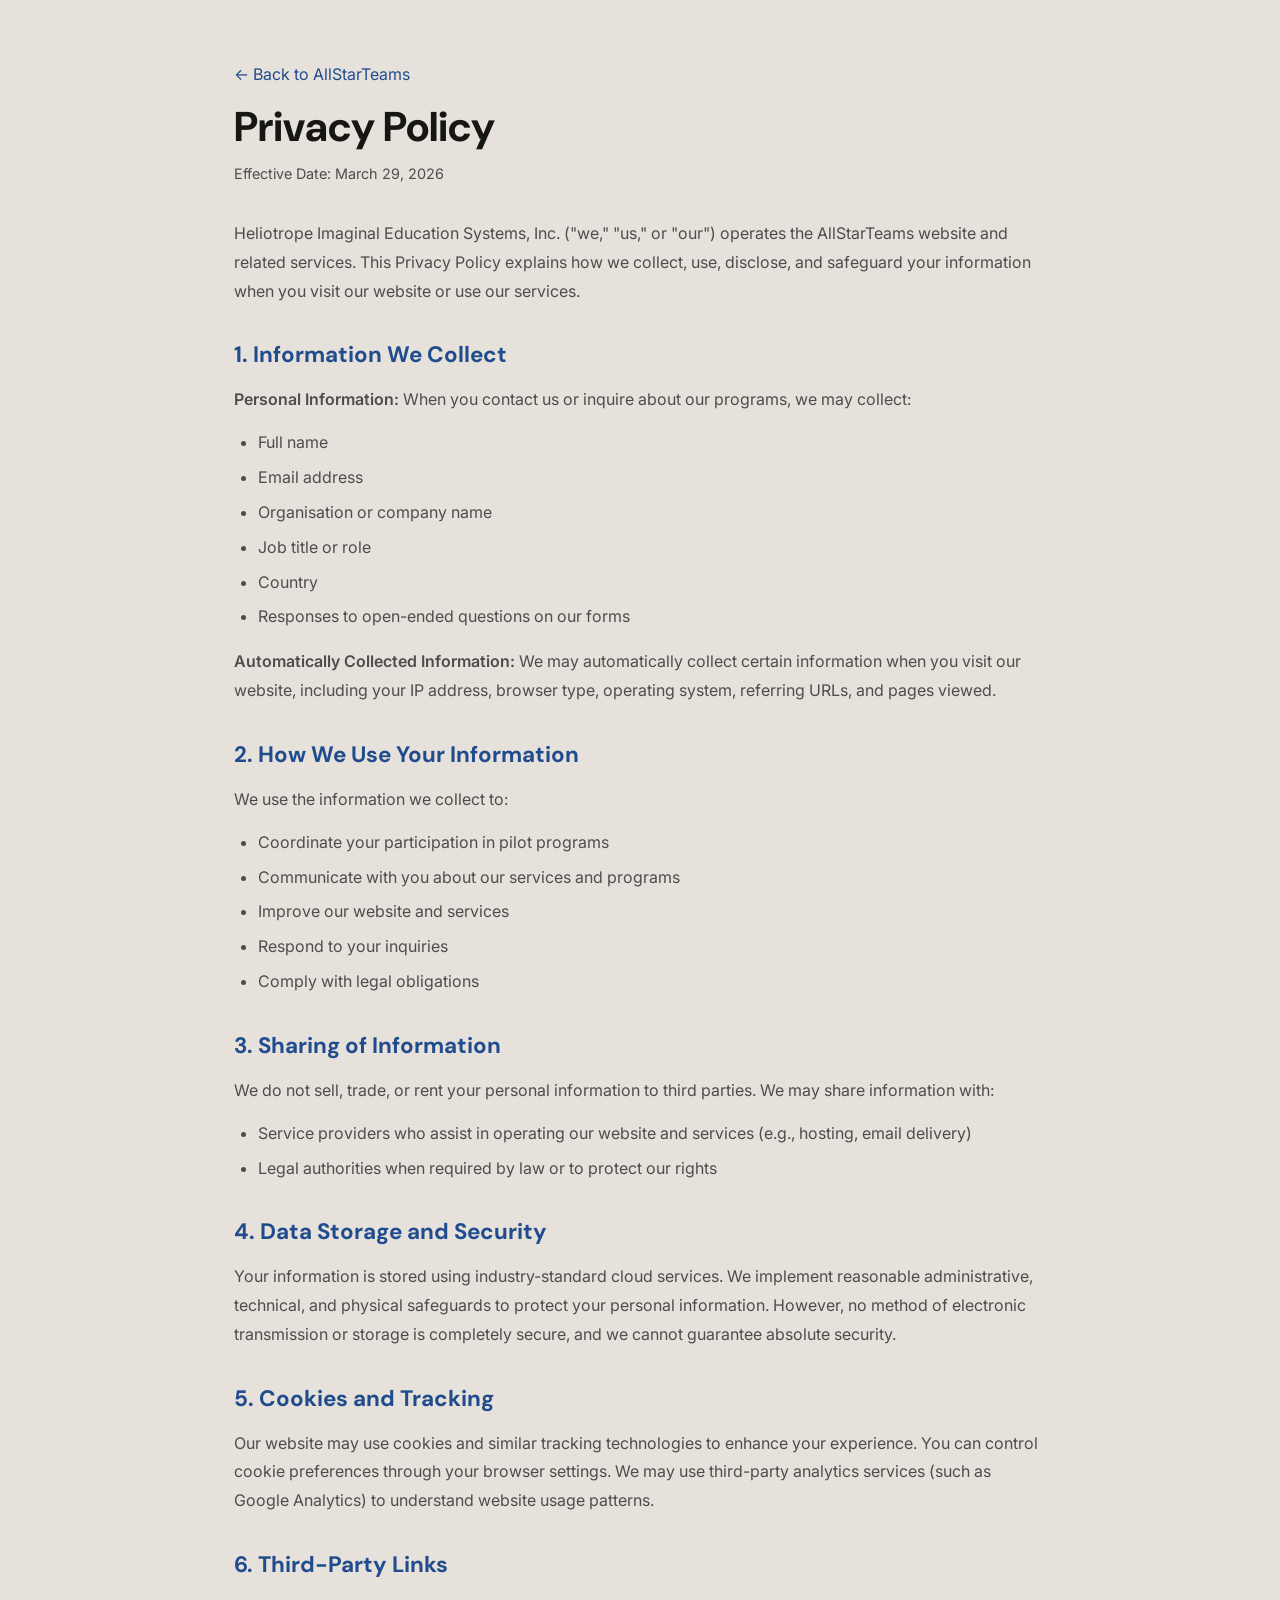
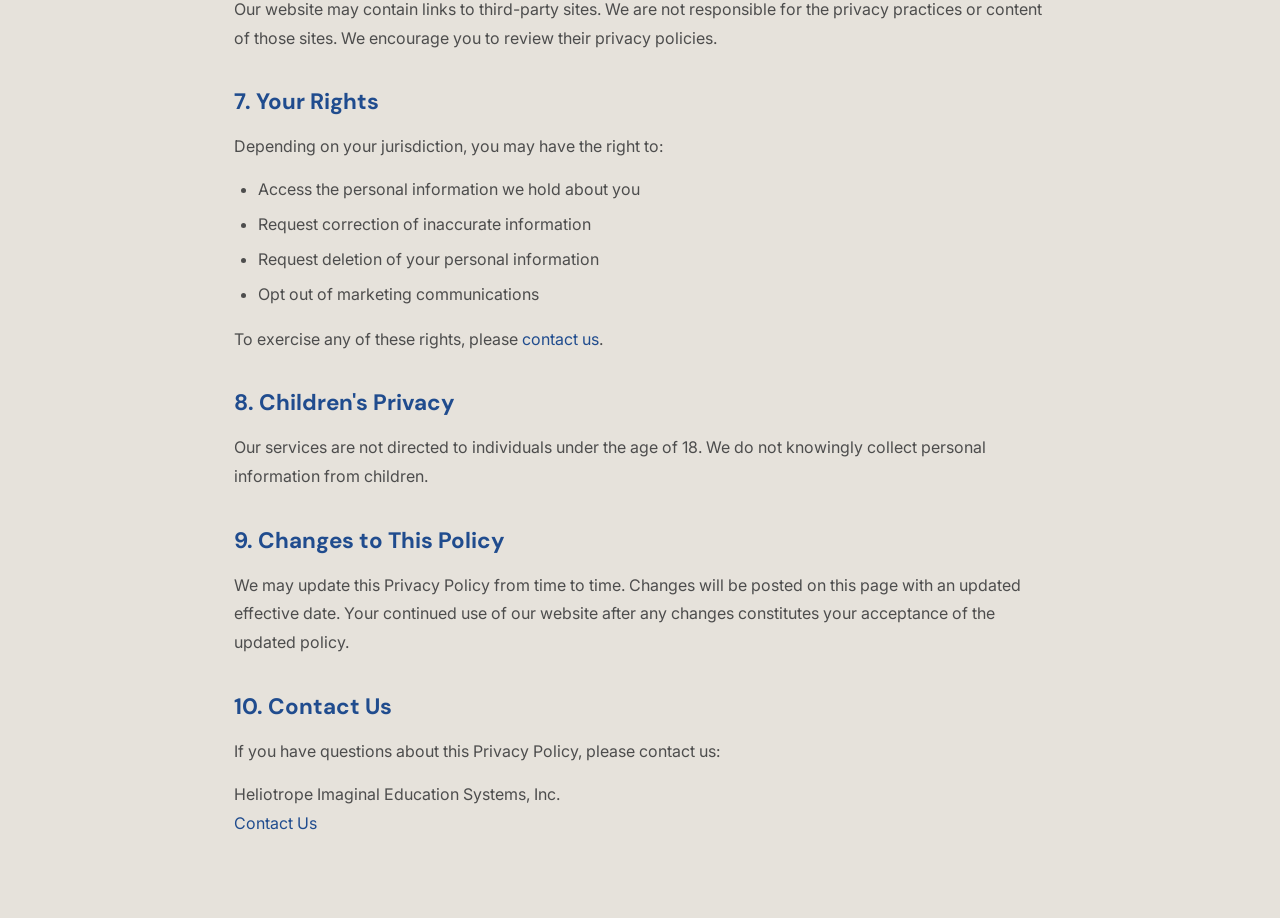
<file: privacy-policy.html>
<!DOCTYPE html>
<html lang="en">
<head>
  <meta charset="UTF-8">
  <meta name="viewport" content="width=device-width, initial-scale=1.0">
  <title>Privacy Policy — AllStarTeams</title>
  <link rel="preconnect" href="https://fonts.googleapis.com">
  <link rel="preconnect" href="https://fonts.gstatic.com" crossorigin>
  <link href="https://fonts.googleapis.com/css2?family=DM+Sans:wght@400;600;700;800&family=Inter:wght@300;400;500;600&display=swap" rel="stylesheet">
  <link rel="stylesheet" href="style.css">
  <style>
    .legal-page { max-width: 860px; margin: 0 auto; padding: 60px 24px 80px; }
    .legal-page h1 { margin-bottom: 8px; }
    .legal-page .effective-date { font-size: 0.9rem; color: var(--color-body); margin-bottom: 32px; }
    .legal-page h2 { font-size: 1.4rem; margin-top: 32px; margin-bottom: 12px; }
    .legal-page p, .legal-page li { color: var(--color-body); line-height: 1.8; }
    .legal-page ul { padding-left: 24px; margin-bottom: 16px; }
    .legal-page li { margin-bottom: 6px; }
    .legal-page a { color: var(--color-accent-navy); }
  </style>
</head>
<body>

<div class="legal-page">
  <p><a href="index.html">&larr; Back to AllStarTeams</a></p>
  <h1>Privacy Policy</h1>
  <p class="effective-date">Effective Date: March 29, 2026</p>

  <p>Heliotrope Imaginal Education Systems, Inc. ("we," "us," or "our") operates the AllStarTeams website and related services. This Privacy Policy explains how we collect, use, disclose, and safeguard your information when you visit our website or use our services.</p>

  <h2>1. Information We Collect</h2>
  <p><strong>Personal Information:</strong> When you contact us or inquire about our programs, we may collect:</p>
  <ul>
    <li>Full name</li>
    <li>Email address</li>
    <li>Organisation or company name</li>
    <li>Job title or role</li>
    <li>Country</li>
    <li>Responses to open-ended questions on our forms</li>
  </ul>
  <p><strong>Automatically Collected Information:</strong> We may automatically collect certain information when you visit our website, including your IP address, browser type, operating system, referring URLs, and pages viewed.</p>

  <h2>2. How We Use Your Information</h2>
  <p>We use the information we collect to:</p>
  <ul>
    <li>Coordinate your participation in pilot programs</li>
    <li>Communicate with you about our services and programs</li>
    <li>Improve our website and services</li>
    <li>Respond to your inquiries</li>
    <li>Comply with legal obligations</li>
  </ul>

  <h2>3. Sharing of Information</h2>
  <p>We do not sell, trade, or rent your personal information to third parties. We may share information with:</p>
  <ul>
    <li>Service providers who assist in operating our website and services (e.g., hosting, email delivery)</li>
    <li>Legal authorities when required by law or to protect our rights</li>
  </ul>

  <h2>4. Data Storage and Security</h2>
  <p>Your information is stored using industry-standard cloud services. We implement reasonable administrative, technical, and physical safeguards to protect your personal information. However, no method of electronic transmission or storage is completely secure, and we cannot guarantee absolute security.</p>

  <h2>5. Cookies and Tracking</h2>
  <p>Our website may use cookies and similar tracking technologies to enhance your experience. You can control cookie preferences through your browser settings. We may use third-party analytics services (such as Google Analytics) to understand website usage patterns.</p>

  <h2>6. Third-Party Links</h2>
  <p>Our website may contain links to third-party sites. We are not responsible for the privacy practices or content of those sites. We encourage you to review their privacy policies.</p>

  <h2>7. Your Rights</h2>
  <p>Depending on your jurisdiction, you may have the right to:</p>
  <ul>
    <li>Access the personal information we hold about you</li>
    <li>Request correction of inaccurate information</li>
    <li>Request deletion of your personal information</li>
    <li>Opt out of marketing communications</li>
  </ul>
  <p>To exercise any of these rights, please <a href="#" onclick="openContactModal(event)">contact us</a>.</p>

  <h2>8. Children's Privacy</h2>
  <p>Our services are not directed to individuals under the age of 18. We do not knowingly collect personal information from children.</p>

  <h2>9. Changes to This Policy</h2>
  <p>We may update this Privacy Policy from time to time. Changes will be posted on this page with an updated effective date. Your continued use of our website after any changes constitutes your acceptance of the updated policy.</p>

  <h2>10. Contact Us</h2>
  <p>If you have questions about this Privacy Policy, please contact us:</p>
  <p>Heliotrope Imaginal Education Systems, Inc.<br>
  <a href="#" onclick="openContactModal(event)">Contact Us</a></p>
</div>

<!-- CONTACT MODAL -->
<div id="contactModal" style="display:none; position:fixed; inset:0; z-index:200; background:rgba(0,0,0,0.5); backdrop-filter:blur(4px); -webkit-backdrop-filter:blur(4px); align-items:center; justify-content:center;">
  <div style="background:#fff; border:1px solid rgba(0,0,0,0.1); border-radius:12px; max-width:520px; width:90%; padding:36px; position:relative; box-shadow:0 8px 32px rgba(0,0,0,0.15);">
    <button onclick="closeContactModal()" style="position:absolute; top:12px; right:16px; background:none; border:none; color:rgba(0,0,0,0.4); font-size:24px; cursor:pointer;">&times;</button>
    <h2 style="font-family:'DM Sans',sans-serif; font-weight:700; font-size:1.5rem; color:rgb(32,76,142); margin-bottom:16px;">Contact Us</h2>
    <form id="contactForm" onsubmit="handleContactSubmit(event)">
      <div style="margin-bottom:16px;">
        <label style="display:block; font-weight:600; color:rgb(22,22,19); margin-bottom:4px; font-size:0.9rem;">Name *</label>
        <input type="text" id="contactName" required style="width:100%; background:rgb(249,248,245); border:1px solid rgba(0,0,0,0.15); border-radius:6px; padding:10px 12px; color:rgb(22,22,19); font-family:'Inter',sans-serif; font-size:16px; outline:none;">
      </div>
      <div style="margin-bottom:16px;">
        <label style="display:block; font-weight:600; color:rgb(22,22,19); margin-bottom:4px; font-size:0.9rem;">Email *</label>
        <input type="email" id="contactEmail" required style="width:100%; background:rgb(249,248,245); border:1px solid rgba(0,0,0,0.15); border-radius:6px; padding:10px 12px; color:rgb(22,22,19); font-family:'Inter',sans-serif; font-size:16px; outline:none;">
      </div>
      <div style="margin-bottom:16px;">
        <label style="display:block; font-weight:600; color:rgb(22,22,19); margin-bottom:4px; font-size:0.9rem;">Subject</label>
        <input type="text" id="contactSubject" style="width:100%; background:rgb(249,248,245); border:1px solid rgba(0,0,0,0.15); border-radius:6px; padding:10px 12px; color:rgb(22,22,19); font-family:'Inter',sans-serif; font-size:16px; outline:none;">
      </div>
      <div style="margin-bottom:16px;">
        <label style="display:block; font-weight:600; color:rgb(22,22,19); margin-bottom:4px; font-size:0.9rem;">Message *</label>
        <textarea id="contactMessage" required rows="4" style="width:100%; background:rgb(249,248,245); border:1px solid rgba(0,0,0,0.15); border-radius:6px; padding:10px 12px; color:rgb(22,22,19); font-family:'Inter',sans-serif; font-size:16px; outline:none; resize:vertical;"></textarea>
      </div>
      <div id="contactError" style="display:none; background:rgba(220,50,50,0.08); border:1px solid rgba(220,50,50,0.3); color:#b33; padding:10px 14px; border-radius:6px; margin-bottom:14px;"></div>
      <button type="submit" class="btn-solid" id="contactSubmitBtn" style="width:100%; font-size:1rem;">Send Message</button>
    </form>
    <div id="contactSuccess" style="display:none; text-align:center; padding:24px 0;">
      <h3 style="color:rgb(32,76,142); margin-bottom:8px;">Message Sent!</h3>
      <p style="color:rgb(77,77,77);">We'll get back to you soon.</p>
    </div>
  </div>
</div>

<script>
  var SCRIPT_URL = 'https://script.google.com/macros/s/AKfycbxZAOkLMRlyK_WAu8pN_dQgcthXf-Df10sAmzjObixEah76kavqmUoCJQgiWfmQKKwd/exec';
  function openContactModal(e) {
    if (e) e.preventDefault();
    var modal = document.getElementById('contactModal');
    modal.style.display = 'flex';
    document.getElementById('contactForm').style.display = '';
    document.getElementById('contactSuccess').style.display = 'none';
    document.getElementById('contactError').style.display = 'none';
    document.getElementById('contactForm').reset();
    document.getElementById('contactSubmitBtn').disabled = false;
    document.getElementById('contactSubmitBtn').textContent = 'Send Message';
  }
  function closeContactModal() { document.getElementById('contactModal').style.display = 'none'; }
  document.getElementById('contactModal').addEventListener('click', function(e) { if (e.target === this) closeContactModal(); });
  function handleContactSubmit(e) {
    e.preventDefault();
    var errEl = document.getElementById('contactError');
    errEl.style.display = 'none';
    var name = document.getElementById('contactName').value.trim();
    var email = document.getElementById('contactEmail').value.trim();
    var message = document.getElementById('contactMessage').value.trim();
    if (!name || !email || !message) { errEl.textContent = 'Please fill in all required fields.'; errEl.style.display = 'block'; return; }
    var btn = document.getElementById('contactSubmitBtn');
    btn.disabled = true; btn.textContent = 'Sending...';
    fetch(SCRIPT_URL, {
      method: 'POST', mode: 'no-cors', headers: { 'Content-Type': 'application/json' },
      body: JSON.stringify({ formType: 'contact', source: 'AllStarTeams', name: name, email: email, subject: document.getElementById('contactSubject').value.trim(), message: message })
    }).then(function() { document.getElementById('contactForm').style.display = 'none'; document.getElementById('contactSuccess').style.display = 'block'; })
    .catch(function() { errEl.textContent = 'Something went wrong. Please try again.'; errEl.style.display = 'block'; btn.disabled = false; btn.textContent = 'Send Message'; });
  }
</script>
</body>
</html>
</file>
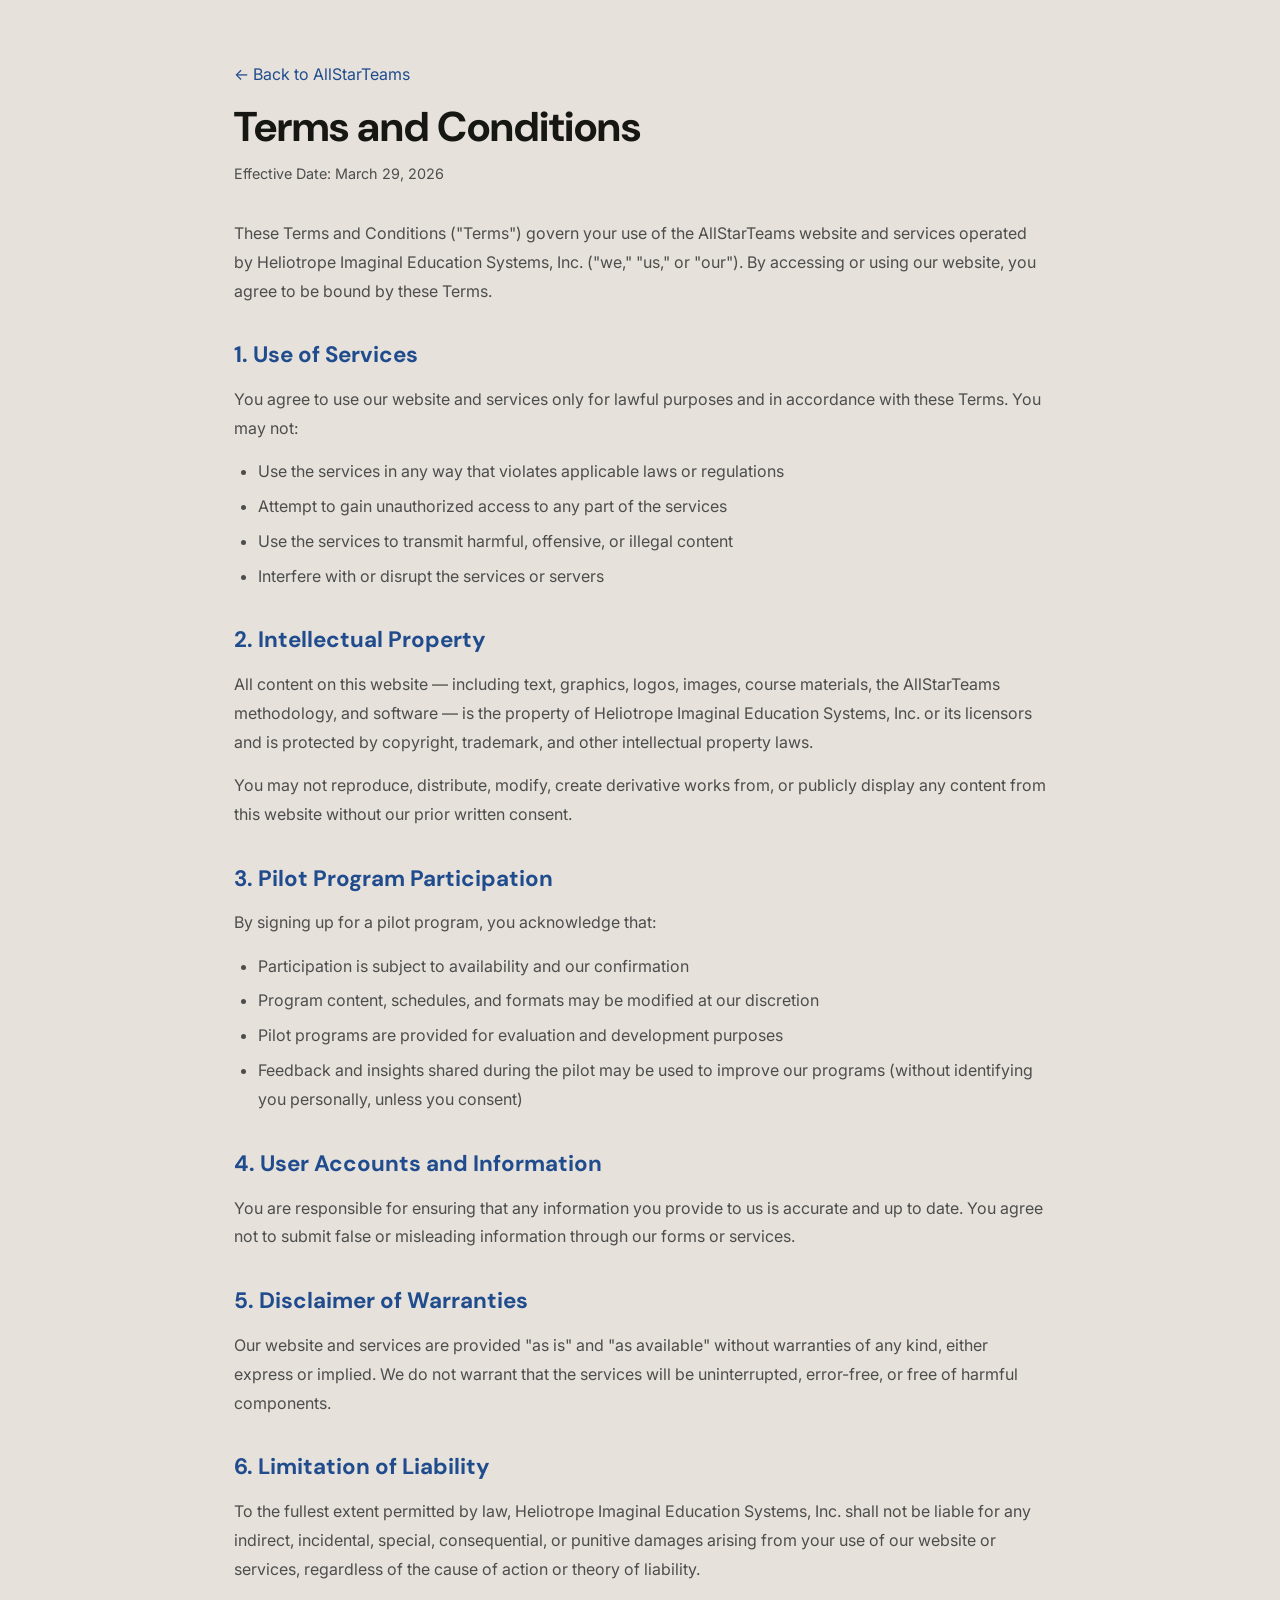
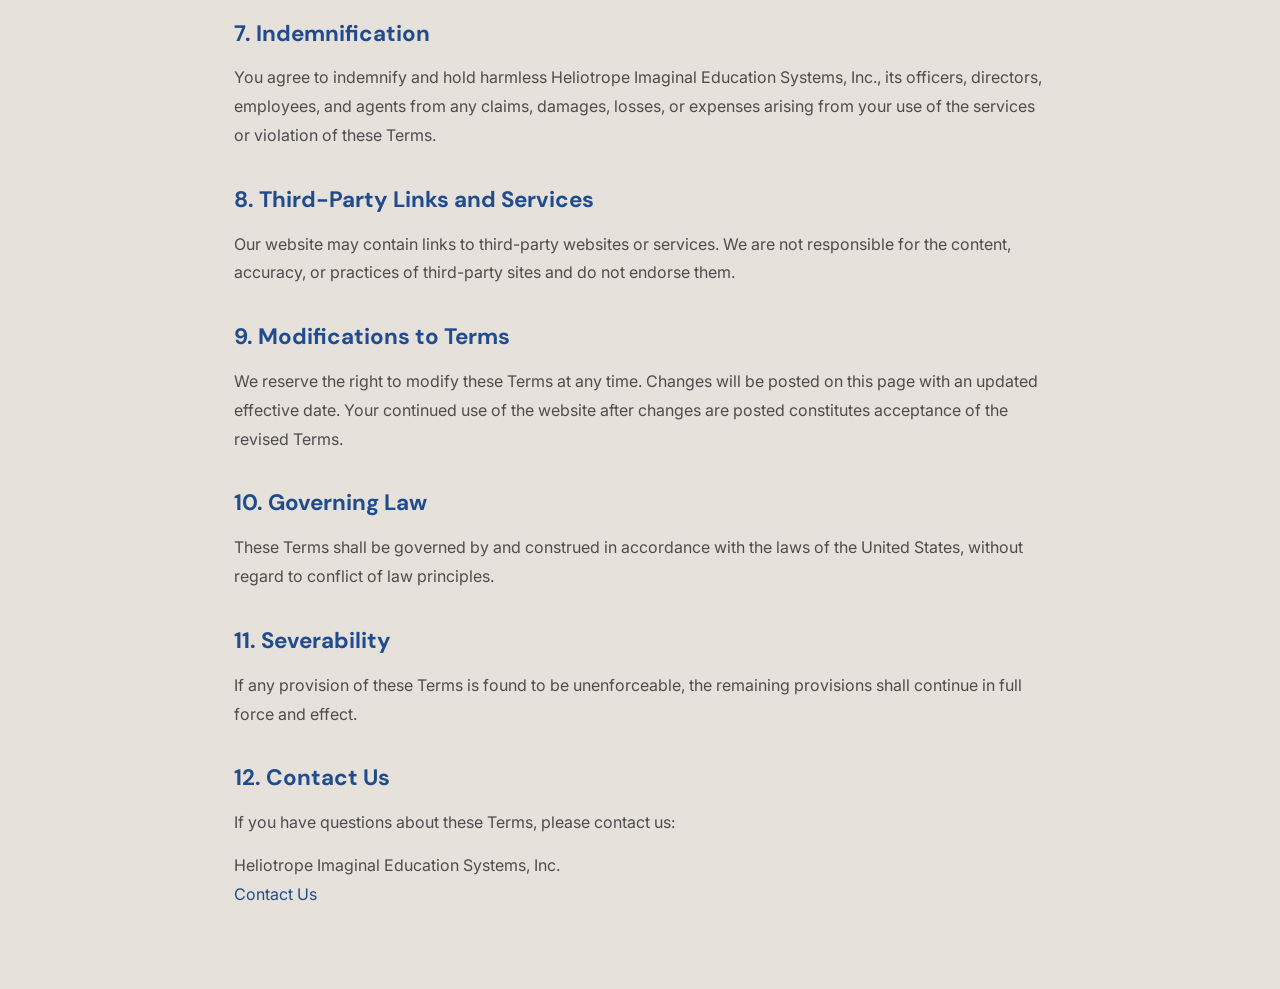
<file: terms.html>
<!DOCTYPE html>
<html lang="en">
<head>
  <meta charset="UTF-8">
  <meta name="viewport" content="width=device-width, initial-scale=1.0">
  <title>Terms and Conditions — AllStarTeams</title>
  <link rel="preconnect" href="https://fonts.googleapis.com">
  <link rel="preconnect" href="https://fonts.gstatic.com" crossorigin>
  <link href="https://fonts.googleapis.com/css2?family=DM+Sans:wght@400;600;700;800&family=Inter:wght@300;400;500;600&display=swap" rel="stylesheet">
  <link rel="stylesheet" href="style.css">
  <style>
    .legal-page { max-width: 860px; margin: 0 auto; padding: 60px 24px 80px; }
    .legal-page h1 { margin-bottom: 8px; }
    .legal-page .effective-date { font-size: 0.9rem; color: var(--color-body); margin-bottom: 32px; }
    .legal-page h2 { font-size: 1.4rem; margin-top: 32px; margin-bottom: 12px; }
    .legal-page p, .legal-page li { color: var(--color-body); line-height: 1.8; }
    .legal-page ul { padding-left: 24px; margin-bottom: 16px; }
    .legal-page li { margin-bottom: 6px; }
    .legal-page a { color: var(--color-accent-navy); }
  </style>
</head>
<body>

<div class="legal-page">
  <p><a href="index.html">&larr; Back to AllStarTeams</a></p>
  <h1>Terms and Conditions</h1>
  <p class="effective-date">Effective Date: March 29, 2026</p>

  <p>These Terms and Conditions ("Terms") govern your use of the AllStarTeams website and services operated by Heliotrope Imaginal Education Systems, Inc. ("we," "us," or "our"). By accessing or using our website, you agree to be bound by these Terms.</p>

  <h2>1. Use of Services</h2>
  <p>You agree to use our website and services only for lawful purposes and in accordance with these Terms. You may not:</p>
  <ul>
    <li>Use the services in any way that violates applicable laws or regulations</li>
    <li>Attempt to gain unauthorized access to any part of the services</li>
    <li>Use the services to transmit harmful, offensive, or illegal content</li>
    <li>Interfere with or disrupt the services or servers</li>
  </ul>

  <h2>2. Intellectual Property</h2>
  <p>All content on this website — including text, graphics, logos, images, course materials, the AllStarTeams methodology, and software — is the property of Heliotrope Imaginal Education Systems, Inc. or its licensors and is protected by copyright, trademark, and other intellectual property laws.</p>
  <p>You may not reproduce, distribute, modify, create derivative works from, or publicly display any content from this website without our prior written consent.</p>

  <h2>3. Pilot Program Participation</h2>
  <p>By signing up for a pilot program, you acknowledge that:</p>
  <ul>
    <li>Participation is subject to availability and our confirmation</li>
    <li>Program content, schedules, and formats may be modified at our discretion</li>
    <li>Pilot programs are provided for evaluation and development purposes</li>
    <li>Feedback and insights shared during the pilot may be used to improve our programs (without identifying you personally, unless you consent)</li>
  </ul>

  <h2>4. User Accounts and Information</h2>
  <p>You are responsible for ensuring that any information you provide to us is accurate and up to date. You agree not to submit false or misleading information through our forms or services.</p>

  <h2>5. Disclaimer of Warranties</h2>
  <p>Our website and services are provided "as is" and "as available" without warranties of any kind, either express or implied. We do not warrant that the services will be uninterrupted, error-free, or free of harmful components.</p>

  <h2>6. Limitation of Liability</h2>
  <p>To the fullest extent permitted by law, Heliotrope Imaginal Education Systems, Inc. shall not be liable for any indirect, incidental, special, consequential, or punitive damages arising from your use of our website or services, regardless of the cause of action or theory of liability.</p>

  <h2>7. Indemnification</h2>
  <p>You agree to indemnify and hold harmless Heliotrope Imaginal Education Systems, Inc., its officers, directors, employees, and agents from any claims, damages, losses, or expenses arising from your use of the services or violation of these Terms.</p>

  <h2>8. Third-Party Links and Services</h2>
  <p>Our website may contain links to third-party websites or services. We are not responsible for the content, accuracy, or practices of third-party sites and do not endorse them.</p>

  <h2>9. Modifications to Terms</h2>
  <p>We reserve the right to modify these Terms at any time. Changes will be posted on this page with an updated effective date. Your continued use of the website after changes are posted constitutes acceptance of the revised Terms.</p>

  <h2>10. Governing Law</h2>
  <p>These Terms shall be governed by and construed in accordance with the laws of the United States, without regard to conflict of law principles.</p>

  <h2>11. Severability</h2>
  <p>If any provision of these Terms is found to be unenforceable, the remaining provisions shall continue in full force and effect.</p>

  <h2>12. Contact Us</h2>
  <p>If you have questions about these Terms, please contact us:</p>
  <p>Heliotrope Imaginal Education Systems, Inc.<br>
  <a href="#" onclick="openContactModal(event)">Contact Us</a></p>
</div>

<!-- CONTACT MODAL -->
<div id="contactModal" style="display:none; position:fixed; inset:0; z-index:200; background:rgba(0,0,0,0.5); backdrop-filter:blur(4px); -webkit-backdrop-filter:blur(4px); align-items:center; justify-content:center;">
  <div style="background:#fff; border:1px solid rgba(0,0,0,0.1); border-radius:12px; max-width:520px; width:90%; padding:36px; position:relative; box-shadow:0 8px 32px rgba(0,0,0,0.15);">
    <button onclick="closeContactModal()" style="position:absolute; top:12px; right:16px; background:none; border:none; color:rgba(0,0,0,0.4); font-size:24px; cursor:pointer;">&times;</button>
    <h2 style="font-family:'DM Sans',sans-serif; font-weight:700; font-size:1.5rem; color:rgb(32,76,142); margin-bottom:16px;">Contact Us</h2>
    <form id="contactForm" onsubmit="handleContactSubmit(event)">
      <div style="margin-bottom:16px;">
        <label style="display:block; font-weight:600; color:rgb(22,22,19); margin-bottom:4px; font-size:0.9rem;">Name *</label>
        <input type="text" id="contactName" required style="width:100%; background:rgb(249,248,245); border:1px solid rgba(0,0,0,0.15); border-radius:6px; padding:10px 12px; color:rgb(22,22,19); font-family:'Inter',sans-serif; font-size:16px; outline:none;">
      </div>
      <div style="margin-bottom:16px;">
        <label style="display:block; font-weight:600; color:rgb(22,22,19); margin-bottom:4px; font-size:0.9rem;">Email *</label>
        <input type="email" id="contactEmail" required style="width:100%; background:rgb(249,248,245); border:1px solid rgba(0,0,0,0.15); border-radius:6px; padding:10px 12px; color:rgb(22,22,19); font-family:'Inter',sans-serif; font-size:16px; outline:none;">
      </div>
      <div style="margin-bottom:16px;">
        <label style="display:block; font-weight:600; color:rgb(22,22,19); margin-bottom:4px; font-size:0.9rem;">Subject</label>
        <input type="text" id="contactSubject" style="width:100%; background:rgb(249,248,245); border:1px solid rgba(0,0,0,0.15); border-radius:6px; padding:10px 12px; color:rgb(22,22,19); font-family:'Inter',sans-serif; font-size:16px; outline:none;">
      </div>
      <div style="margin-bottom:16px;">
        <label style="display:block; font-weight:600; color:rgb(22,22,19); margin-bottom:4px; font-size:0.9rem;">Message *</label>
        <textarea id="contactMessage" required rows="4" style="width:100%; background:rgb(249,248,245); border:1px solid rgba(0,0,0,0.15); border-radius:6px; padding:10px 12px; color:rgb(22,22,19); font-family:'Inter',sans-serif; font-size:16px; outline:none; resize:vertical;"></textarea>
      </div>
      <div id="contactError" style="display:none; background:rgba(220,50,50,0.08); border:1px solid rgba(220,50,50,0.3); color:#b33; padding:10px 14px; border-radius:6px; margin-bottom:14px;"></div>
      <button type="submit" class="btn-solid" id="contactSubmitBtn" style="width:100%; font-size:1rem;">Send Message</button>
    </form>
    <div id="contactSuccess" style="display:none; text-align:center; padding:24px 0;">
      <h3 style="color:rgb(32,76,142); margin-bottom:8px;">Message Sent!</h3>
      <p style="color:rgb(77,77,77);">We'll get back to you soon.</p>
    </div>
  </div>
</div>

<script>
  var SCRIPT_URL = 'https://script.google.com/macros/s/AKfycbxZAOkLMRlyK_WAu8pN_dQgcthXf-Df10sAmzjObixEah76kavqmUoCJQgiWfmQKKwd/exec';
  function openContactModal(e) {
    if (e) e.preventDefault();
    var modal = document.getElementById('contactModal');
    modal.style.display = 'flex';
    document.getElementById('contactForm').style.display = '';
    document.getElementById('contactSuccess').style.display = 'none';
    document.getElementById('contactError').style.display = 'none';
    document.getElementById('contactForm').reset();
    document.getElementById('contactSubmitBtn').disabled = false;
    document.getElementById('contactSubmitBtn').textContent = 'Send Message';
  }
  function closeContactModal() { document.getElementById('contactModal').style.display = 'none'; }
  document.getElementById('contactModal').addEventListener('click', function(e) { if (e.target === this) closeContactModal(); });
  function handleContactSubmit(e) {
    e.preventDefault();
    var errEl = document.getElementById('contactError');
    errEl.style.display = 'none';
    var name = document.getElementById('contactName').value.trim();
    var email = document.getElementById('contactEmail').value.trim();
    var message = document.getElementById('contactMessage').value.trim();
    if (!name || !email || !message) { errEl.textContent = 'Please fill in all required fields.'; errEl.style.display = 'block'; return; }
    var btn = document.getElementById('contactSubmitBtn');
    btn.disabled = true; btn.textContent = 'Sending...';
    fetch(SCRIPT_URL, {
      method: 'POST', mode: 'no-cors', headers: { 'Content-Type': 'application/json' },
      body: JSON.stringify({ formType: 'contact', source: 'AllStarTeams', name: name, email: email, subject: document.getElementById('contactSubject').value.trim(), message: message })
    }).then(function() { document.getElementById('contactForm').style.display = 'none'; document.getElementById('contactSuccess').style.display = 'block'; })
    .catch(function() { errEl.textContent = 'Something went wrong. Please try again.'; errEl.style.display = 'block'; btn.disabled = false; btn.textContent = 'Send Message'; });
  }
</script>
</body>
</html>
</file>
<file: style.css>
/* ============================================================
   AllStarTeams — Static GitHub Pages Site
   Theme: Flax (light, warm cream/sand + navy + orange accent)
   ============================================================ */

/* --- Custom Properties --- */
:root {
  --color-bg:            rgb(230, 226, 219);
  --color-card-bg:       rgb(249, 248, 245);
  --color-text:          rgb(22, 22, 19);
  --color-body:          rgb(77, 77, 77);
  --color-accent-navy:   rgb(32, 76, 142);
  --color-accent-orange: rgb(255, 164, 79);
  --color-label-bg:      rgb(227, 227, 232);
  --color-label-text:    rgb(22, 22, 19);
  --color-callout-bg:    rgb(242, 242, 242);
  --color-grid-cell:     rgb(237, 235, 227);
  --color-divider:       rgba(22, 22, 19, 0.15);

  --font-heading: 'DM Sans', sans-serif;
  --font-body:    'Inter', sans-serif;

  --max-width: 860px;
  --section-pad: 80px 24px;
}

/* --- Reset & Base --- */
*, *::before, *::after { box-sizing: border-box; margin: 0; padding: 0; }

html { scroll-behavior: smooth; }

body {
  background: var(--color-bg);
  color: var(--color-text);
  font-family: var(--font-body);
  font-size: 1rem;
  line-height: 1.6;
}

img {
  display: block;
  max-width: 100%;
  height: auto;
}

a {
  color: var(--color-accent-navy);
  text-decoration: none;
}
a:hover { text-decoration: underline; }

ul { padding-left: 1.25rem; }
li { margin-bottom: 0.35rem; }

/* --- Navbar --- */
.navbar {
  position: fixed;
  top: 0;
  left: 0;
  right: 0;
  z-index: 100;
  background: var(--color-card-bg);
  box-shadow: 0 1px 0 rgba(0, 0, 0, 0.08);
  padding: 16px 40px;
  display: flex;
  align-items: center;
}
.navbar img {
  width: 160px;
  height: auto;
}

/* --- Page wrapper --- */
.page-body {
  padding-top: 72px; /* offset for fixed navbar */
}

/* --- Section wrapper --- */
section {
  padding: var(--section-pad);
}
.inner {
  max-width: var(--max-width);
  margin: 0 auto;
}

/* --- Typography --- */
h1 {
  font-family: var(--font-heading);
  font-weight: 700;
  font-size: clamp(1.8rem, 4vw, 2.6rem);
  color: var(--color-text);
  line-height: 1.2;
  margin-bottom: 1rem;
}
h2 {
  font-family: var(--font-heading);
  font-weight: 700;
  font-size: clamp(1.4rem, 3vw, 2rem);
  color: var(--color-accent-navy);
  margin-bottom: 0.75rem;
}
h3 {
  font-family: var(--font-heading);
  font-weight: 600;
  font-size: 1.25rem;
  color: var(--color-accent-navy);
  margin-bottom: 0.5rem;
}
h4 {
  font-family: var(--font-heading);
  font-weight: 600;
  font-size: 1rem;
  color: var(--color-text);
  margin-bottom: 0.4rem;
}
p {
  color: var(--color-body);
  margin-bottom: 0.9rem;
}
p:last-child { margin-bottom: 0; }

em.accent {
  color: var(--color-accent-orange);
  font-style: italic;
}

strong { font-weight: 600; }

/* --- Label / Badge --- */
.label {
  display: inline-block;
  background: var(--color-label-bg);
  color: var(--color-label-text);
  border-radius: 4px;
  padding: 4px 12px;
  font-size: 0.7rem;
  font-weight: 600;
  letter-spacing: 0.08em;
  text-transform: uppercase;
  margin-bottom: 1rem;
}

/* --- Buttons --- */
.btn-group {
  display: flex;
  flex-wrap: wrap;
  gap: 12px;
  margin-top: 1.5rem;
}
.btn-solid, .btn-outline {
  display: inline-block;
  padding: 12px 28px;
  border-radius: 6px;
  font-family: var(--font-heading);
  font-weight: 600;
  font-size: 0.95rem;
  cursor: pointer;
  text-decoration: none;
  transition: background 0.15s, border-color 0.15s;
}
.btn-solid {
  background: rgb(40, 40, 47);
  color: #fff;
  border: none;
}
.btn-solid:hover {
  background: #404047;
  text-decoration: none;
}
.btn-outline {
  background: var(--color-card-bg);
  color: var(--color-text);
  border: 1.5px solid var(--color-text);
}
.btn-outline:hover {
  background: var(--color-grid-cell);
  text-decoration: none;
}

/* --- Callout Box --- */
.callout {
  background: var(--color-callout-bg);
  border-left: 3px solid var(--color-accent-navy);
  border-radius: 4px;
  padding: 20px 24px;
  font-weight: 600;
  color: var(--color-accent-navy);
  font-family: var(--font-heading);
}

/* --- Blockquote --- */
blockquote {
  border-left: 3px solid var(--color-accent-orange);
  padding: 16px 24px;
  font-style: italic;
  background: rgba(255, 164, 79, 0.06);
  border-radius: 4px;
  margin: 1.5rem 0;
  color: var(--color-body);
}
blockquote cite {
  display: block;
  margin-top: 0.6rem;
  font-style: normal;
  font-weight: 400;
  font-size: 0.875rem;
  color: var(--color-body);
}

/* --- Cards --- */
.card {
  background: var(--color-grid-cell);
  border-radius: 8px;
  padding: 20px;
}

/* --- Grid layouts --- */
.grid-2 { display: grid; grid-template-columns: 1fr 1fr; gap: 24px; }
.grid-3 { display: grid; grid-template-columns: repeat(3, 1fr); gap: 20px; }
.grid-4 { display: grid; grid-template-columns: repeat(4, 1fr); gap: 20px; }

@media (max-width: 768px) {
  .grid-2, .grid-3, .grid-4 { grid-template-columns: 1fr; }
  .navbar { padding: 12px 20px; }
  section { padding: 48px 16px; }
}

/* --- Stats --- */
.stat-number {
  font-family: var(--font-heading);
  font-weight: 800;
  font-size: clamp(2.5rem, 5vw, 3.5rem);
  color: var(--color-accent-navy);
  line-height: 1;
  margin-bottom: 0.25rem;
}
.stat-label {
  font-family: var(--font-body);
  font-size: 0.8rem;
  color: var(--color-body);
  font-weight: 400;
  text-transform: uppercase;
  letter-spacing: 0.04em;
}

/* --- Full-width image --- */
.img-full {
  width: 100%;
  border-radius: 8px;
  margin: 1.5rem 0;
}

/* --- Section spacing helpers --- */
.mt-1 { margin-top: 1rem; }
.mt-2 { margin-top: 1.5rem; }
.mt-3 { margin-top: 2.5rem; }
.mb-1 { margin-bottom: 1rem; }
.mb-2 { margin-bottom: 1.5rem; }

/* --- Pull quote (large H4 used in teamwork section) --- */
.pull-quote {
  font-family: var(--font-heading);
  font-size: clamp(1rem, 2vw, 1.15rem);
  font-weight: 600;
  color: var(--color-text);
  line-height: 1.5;
  margin-bottom: 1rem;
}

/* --- 5-step continuum --- */
.continuum {
  display: flex;
  gap: 12px;
  margin: 1.5rem 0;
  counter-reset: step;
}
.continuum-step {
  flex: 1;
  background: var(--color-grid-cell);
  border-radius: 8px;
  padding: 16px 14px;
  position: relative;
}
.continuum-step::before {
  counter-increment: step;
  content: counter(step);
  display: block;
  font-family: var(--font-heading);
  font-weight: 800;
  font-size: 1.4rem;
  color: var(--color-accent-navy);
  margin-bottom: 0.4rem;
}
@media (max-width: 768px) {
  .continuum { flex-direction: column; }
}

/* --- Bullet columns (curriculum grid) --- */
.col-bullets {
  display: grid;
  grid-template-columns: repeat(3, 1fr);
  gap: 20px;
  margin: 1rem 0;
}
.col-bullets ul { padding-left: 1.1rem; }
@media (max-width: 768px) {
  .col-bullets { grid-template-columns: 1fr; }
}

/* --- Footer --- */
footer {
  background: var(--color-card-bg);
  text-align: center;
  padding: 32px 24px;
  font-size: 0.85rem;
  color: var(--color-body);
  border-top: 1px solid var(--color-divider);
}
footer a {
  color: var(--color-body);
  text-decoration: none;
  transition: color 0.2s;
}
footer a:hover {
  color: var(--color-accent-navy);
}

/* --- Section backgrounds (alternate) --- */
section:nth-child(even) {
  background: var(--color-card-bg);
}
</file>
